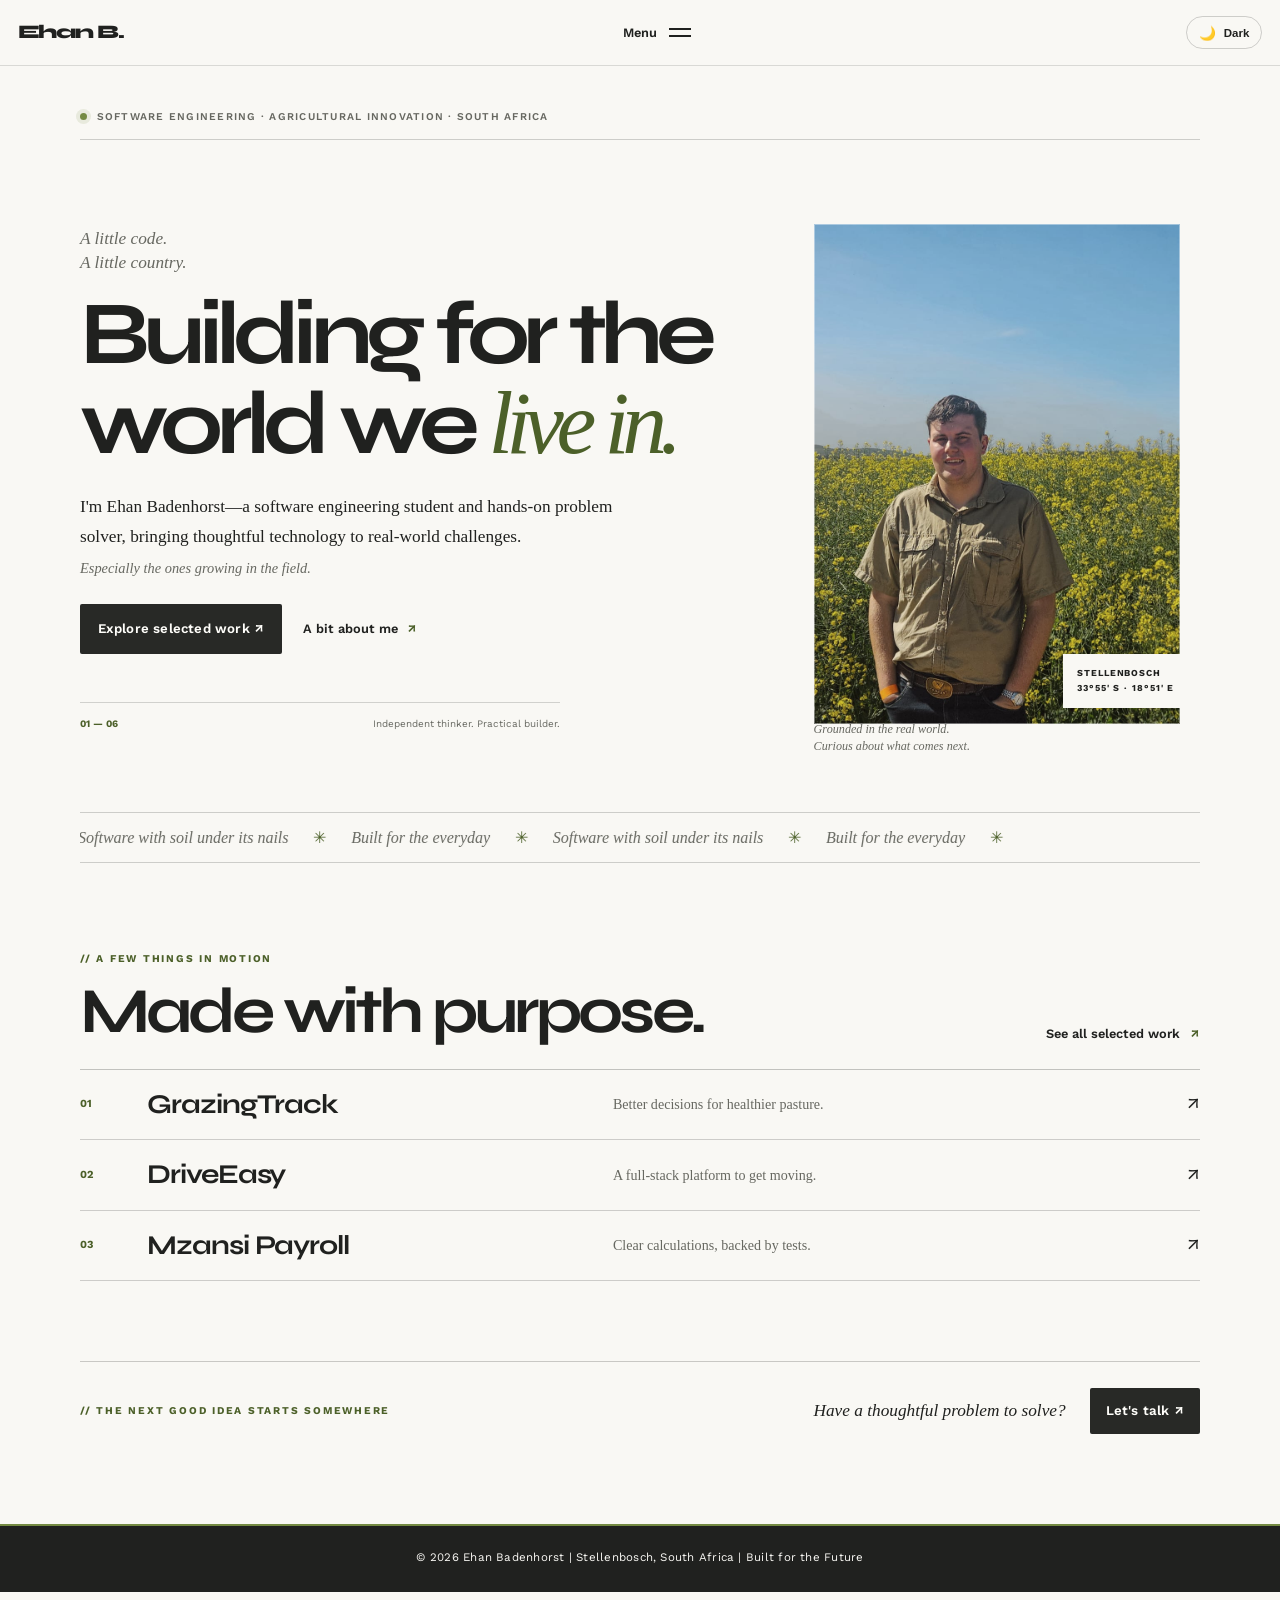
<file: index.html>
<!DOCTYPE html>
<html lang="en">

<head>
    <meta charset="UTF-8">
    <meta name="viewport" content="width=device-width, initial-scale=1.0">
    <meta http-equiv="refresh" content="0; url=home.html">
    <title>Ehan Badenhorst | Portfolio</title>
    <link rel="canonical" href="home.html">
</head>

<body>
    <p>Taking you to Ehan's portfolio. <a href="home.html">Continue to the home page</a>.</p>
</body>

</html>
</file>
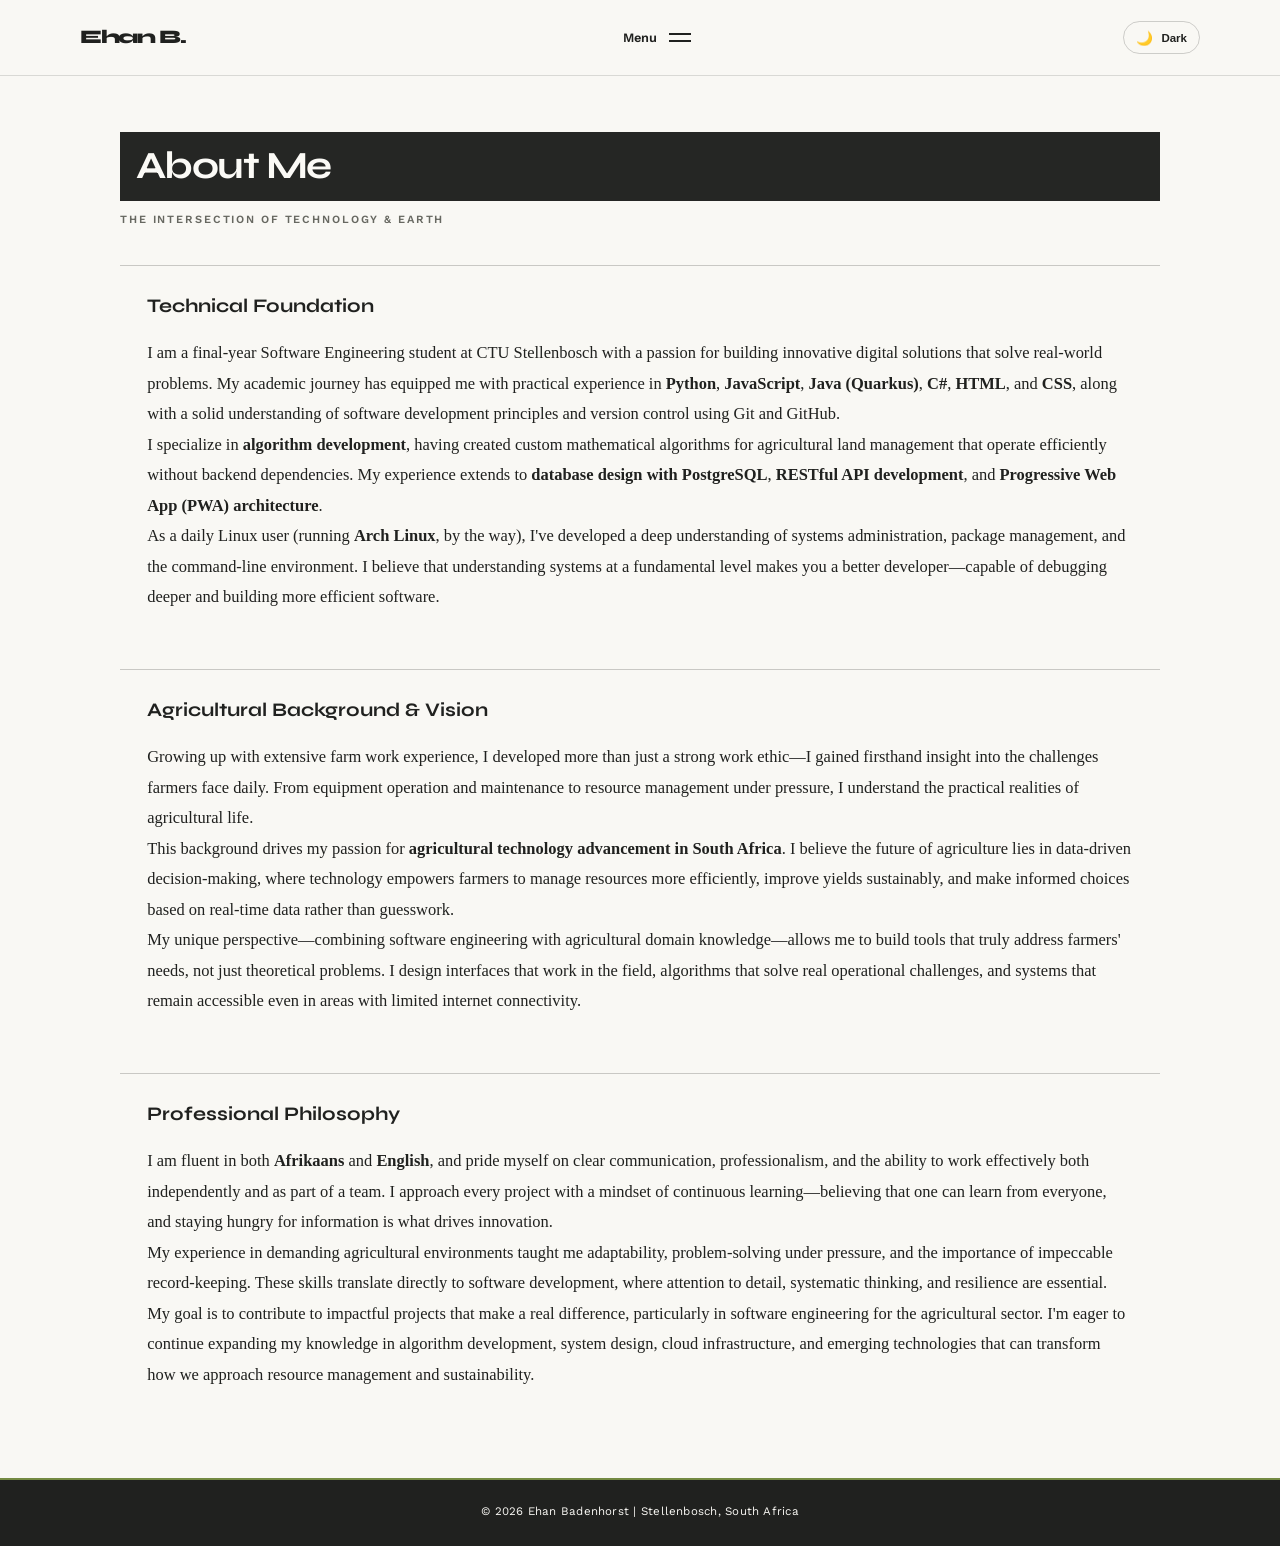
<file: about.html>
<!DOCTYPE html>
<html lang="en">

<head>
    <meta charset="UTF-8">
    <meta name="viewport" content="width=device-width, initial-scale=1.0">
    <title>About | Ehan Badenhorst</title>
    <link rel="stylesheet" href="style.css">
</head>

<body class="editorial-site">
    <nav aria-label="Main navigation">
        <h1><a href="home.html">Ehan B.</a></h1>
        <button class="menu-toggle" type="button" aria-expanded="false" aria-controls="site-navigation">
            <span class="menu-label">Menu</span>
            <span class="menu-symbol" aria-hidden="true"><i></i><i></i></span>
        </button>
        <ul id="site-navigation">
            <li><a href="home.html">Home</a></li>
            <li><a href="about.html" class="active" aria-current="page">About</a></li>
            <li><a href="skills.html">Skills</a></li>
            <li><a href="projects.html">Projects</a></li>
            <li><a href="cv.html">CV</a></li>
            <li><a href="contact.html">Contact</a></li>
        </ul>
        <button class="theme-toggle" onclick="toggleTheme()" aria-label="Switch to dark mode" aria-pressed="false">
            <span class="theme-icon">🌙</span>
            <span class="theme-text">Dark</span>
        </button>
    </nav>

    <section>
        <h2>About Me</h2>
        <span class="section-subtitle">The Intersection of Technology & Earth</span>

        <div class="card" style="margin-bottom: 2rem;">
            <h3 style="margin-top: 0;">Technical Foundation</h3>
            <p>
                I am a final-year Software Engineering student at CTU Stellenbosch with a passion for building innovative digital solutions that solve real-world problems. My academic journey has equipped me with practical experience in <strong>Python</strong>,
                <strong>JavaScript</strong>, <strong>Java (Quarkus)</strong>, <strong>C#</strong>, <strong>HTML</strong>, and <strong>CSS</strong>, along with a solid understanding of software development principles and version control using Git and GitHub.
            </p>
            <p>
                I specialize in <strong>algorithm development</strong>, having created custom mathematical algorithms for agricultural land management that operate efficiently without backend dependencies. My experience extends to <strong>database design with PostgreSQL</strong>,
                <strong>RESTful API development</strong>, and <strong>Progressive Web App (PWA) architecture</strong>.
            </p>
            <p>
                As a daily Linux user (running <strong>Arch Linux</strong>, by the way), I've developed a deep understanding of systems administration, package management, and the command-line environment. I believe that understanding systems at a fundamental
                level makes you a better developer—capable of debugging deeper and building more efficient software.
            </p>
        </div>

        <div class="card" style="margin-bottom: 2rem;">
            <h3 style="margin-top: 0;">Agricultural Background & Vision</h3>
            <p>
                Growing up with extensive farm work experience, I developed more than just a strong work ethic—I gained firsthand insight into the challenges farmers face daily. From equipment operation and maintenance to resource management under pressure, I understand
                the practical realities of agricultural life.
            </p>
            <p>
                This background drives my passion for <strong>agricultural technology advancement in South Africa</strong>. I believe the future of agriculture lies in data-driven decision-making, where technology empowers farmers to manage resources
                more efficiently, improve yields sustainably, and make informed choices based on real-time data rather than guesswork.
            </p>
            <p>
                My unique perspective—combining software engineering with agricultural domain knowledge—allows me to build tools that truly address farmers' needs, not just theoretical problems. I design interfaces that work in the field, algorithms that solve real operational
                challenges, and systems that remain accessible even in areas with limited internet connectivity.
            </p>
        </div>

        <div class="card">
            <h3 style="margin-top: 0;">Professional Philosophy</h3>
            <p>
                I am fluent in both <strong>Afrikaans</strong> and <strong>English</strong>, and pride myself on clear communication, professionalism, and the ability to work effectively both independently and as part of a team. I approach every project
                with a mindset of continuous learning—believing that one can learn from everyone, and staying hungry for information is what drives innovation.
            </p>
            <p>
                My experience in demanding agricultural environments taught me adaptability, problem-solving under pressure, and the importance of impeccable record-keeping. These skills translate directly to software development, where attention to detail, systematic
                thinking, and resilience are essential.
            </p>
            <p>
                My goal is to contribute to impactful projects that make a real difference, particularly in software engineering for the agricultural sector. I'm eager to continue expanding my knowledge in algorithm development, system design, cloud infrastructure, and
                emerging technologies that can transform how we approach resource management and sustainability.
            </p>
        </div>
    </section>

    <footer>
        &copy; 2026 Ehan Badenhorst | Stellenbosch, South Africa
    </footer>

    <script src="features.js"></script>
    <script>
        window.addEventListener('scroll', function() {
            const nav = document.querySelector('nav');
            if (window.scrollY > 50) {
                nav.classList.add('scrolled');
            } else {
                nav.classList.remove('scrolled');
            }
        });

        function toggleTheme() {
            document.body.classList.toggle('dark-theme');
            const isDark = document.body.classList.contains('dark-theme');
            document.querySelector('.theme-icon').textContent = isDark ? '☀️' : '🌙';
            document.querySelector('.theme-text').textContent = isDark ? 'Light' : 'Dark';
            document.querySelector('.theme-toggle').setAttribute('aria-label', isDark ? 'Switch to light mode' : 'Switch to dark mode');
            document.querySelector('.theme-toggle').setAttribute('aria-pressed', String(isDark));
            localStorage.setItem('theme', isDark ? 'dark' : 'light');
        }

        const savedTheme = localStorage.getItem('theme');
        if (savedTheme === 'dark') {
            document.body.classList.add('dark-theme');
            document.querySelector('.theme-icon').textContent = '☀️';
            document.querySelector('.theme-text').textContent = 'Light';
            document.querySelector('.theme-toggle').setAttribute('aria-label', 'Switch to light mode');
            document.querySelector('.theme-toggle').setAttribute('aria-pressed', 'true');
        }
    </script>
</body>

</html>
</file>
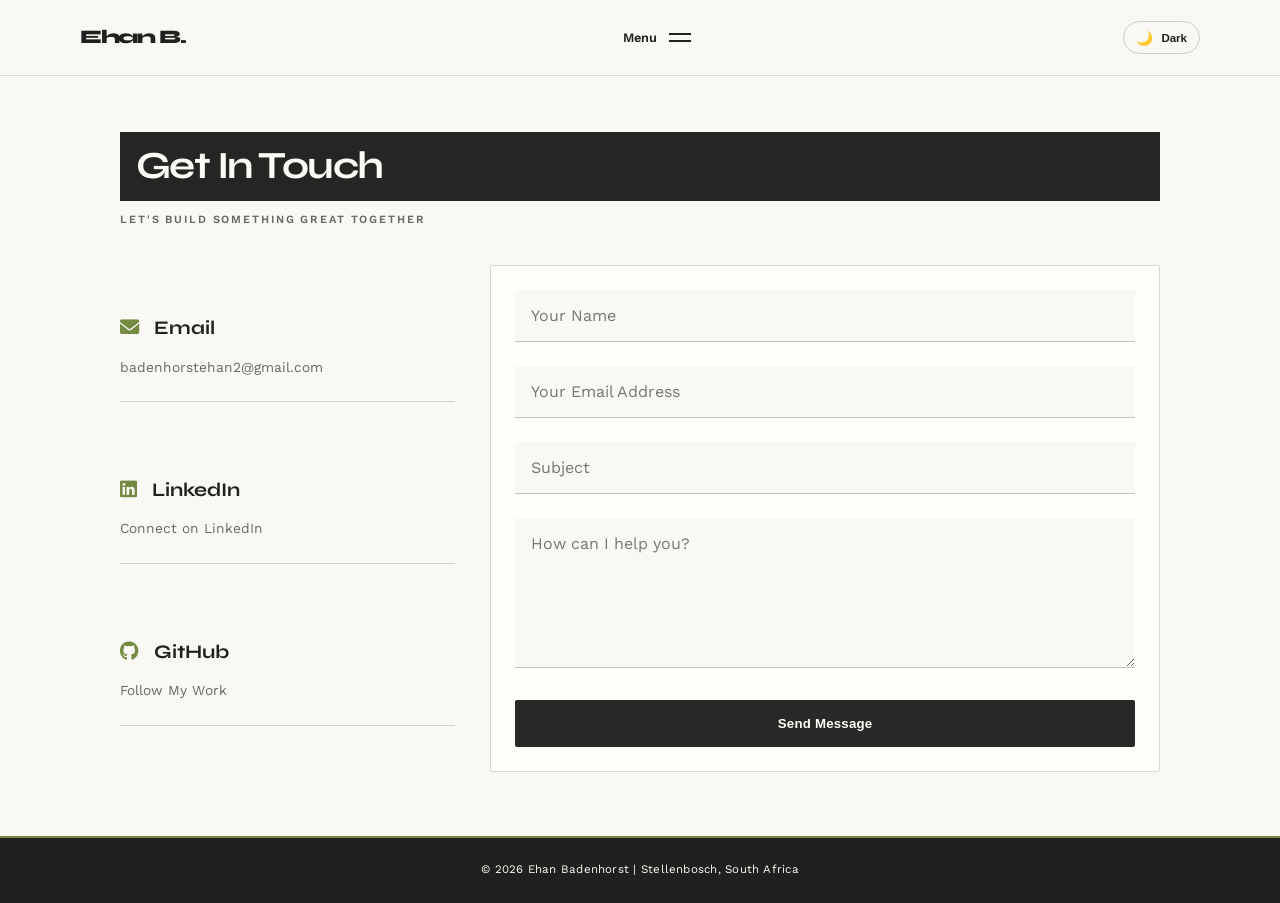
<file: contact.html>
<!DOCTYPE html>
<html lang="en">

<head>
    <meta charset="UTF-8">
    <meta name="viewport" content="width=device-width, initial-scale=1.0">
    <title>Contact | Ehan Badenhorst</title>
    <link rel="stylesheet" href="style.css">
    <link rel="stylesheet" href="https://cdnjs.cloudflare.com/ajax/libs/font-awesome/6.0.0/css/all.min.css">
</head>

<body class="editorial-site">
    <nav aria-label="Main navigation">
        <h1><a href="home.html">Ehan B.</a></h1>
        <button class="menu-toggle" type="button" aria-expanded="false" aria-controls="site-navigation">
            <span class="menu-label">Menu</span>
            <span class="menu-symbol" aria-hidden="true"><i></i><i></i></span>
        </button>
        <ul id="site-navigation">
            <li><a href="home.html">Home</a></li>
            <li><a href="about.html">About</a></li>
            <li><a href="skills.html">Skills</a></li>
            <li><a href="projects.html">Projects</a></li>
            <li><a href="cv.html">CV</a></li>
            <li><a href="contact.html" class="active" aria-current="page">Contact</a></li>
        </ul>
        <button class="theme-toggle" onclick="toggleTheme()" aria-label="Switch to dark mode" aria-pressed="false">
            <span class="theme-icon">🌙</span>
            <span class="theme-text">Dark</span>
        </button>
    </nav>

    <section>
        <h2>Get In Touch</h2>
        <span class="section-subtitle">Let's Build Something Great Together</span>

        <div class="contact-layout">
            <div class="contact-sidebar">
                <div class="contact-info-card">
                    <h3><i class="fa-solid fa-envelope" style="color: var(--primary); margin-right: 10px;" aria-hidden="true"></i> Email</h3>
                    <p><a href="mailto:badenhorstehan2@gmail.com">badenhorstehan2@gmail.com</a></p>
                </div>

                <div class="contact-info-card">
                    <h3><i class="fa-brands fa-linkedin" style="color: var(--primary); margin-right: 10px;" aria-hidden="true"></i> LinkedIn</h3>
                    <p><a href="https://www.linkedin.com/in/ehan-badenhorst-b7841b229/" target="_blank" rel="noopener noreferrer">Connect on LinkedIn</a></p>
                </div>

                <div class="contact-info-card">
                    <h3><i class="fa-brands fa-github" style="color: var(--primary); margin-right: 10px;" aria-hidden="true"></i> GitHub</h3>
                    <p><a href="https://github.com/ecode-22" target="_blank" rel="noopener noreferrer">Follow My Work</a></p>
                </div>
            </div>
            <div class="contact-main">
                <form action="https://formspree.io/f/movnrdbk" method="POST" class="contact-form">
                    <label class="visually-hidden" for="contact-name">Your name</label>
                    <input id="contact-name" type="text" name="name" placeholder="Your Name" autocomplete="name" required>
                    <label class="visually-hidden" for="contact-email">Your email address</label>
                    <input id="contact-email" type="email" name="email" placeholder="Your Email Address" autocomplete="email" required>
                    <label class="visually-hidden" for="contact-subject">Subject</label>
                    <input id="contact-subject" type="text" name="subject" placeholder="Subject">
                    <label class="visually-hidden" for="contact-message">Your message</label>
                    <textarea id="contact-message" name="message" placeholder="How can I help you?" rows="6" required></textarea>
                    <button type="submit" class="btn btn-primary" style="width: 100%; margin: 0;">Send Message</button>
                </form>
            </div>
        </div>
    </section>

    <footer>
        &copy; 2026 Ehan Badenhorst | Stellenbosch, South Africa
    </footer>

    <script src="features.js"></script>
    <script>
        window.addEventListener('scroll', function() {
            const nav = document.querySelector('nav');
            if (window.scrollY > 50) {
                nav.classList.add('scrolled');
            } else {
                nav.classList.remove('scrolled');
            }
        });

        function toggleTheme() {
            document.body.classList.toggle('dark-theme');
            const isDark = document.body.classList.contains('dark-theme');
            document.querySelector('.theme-icon').textContent = isDark ? '☀️' : '🌙';
            document.querySelector('.theme-text').textContent = isDark ? 'Light' : 'Dark';
            document.querySelector('.theme-toggle').setAttribute('aria-label', isDark ? 'Switch to light mode' : 'Switch to dark mode');
            document.querySelector('.theme-toggle').setAttribute('aria-pressed', String(isDark));
            localStorage.setItem('theme', isDark ? 'dark' : 'light');
        }

        const savedTheme = localStorage.getItem('theme');
        if (savedTheme === 'dark') {
            document.body.classList.add('dark-theme');
            document.querySelector('.theme-icon').textContent = '☀️';
            document.querySelector('.theme-text').textContent = 'Light';
            document.querySelector('.theme-toggle').setAttribute('aria-label', 'Switch to light mode');
            document.querySelector('.theme-toggle').setAttribute('aria-pressed', 'true');
        }
    </script>
</body>

</html>
</file>
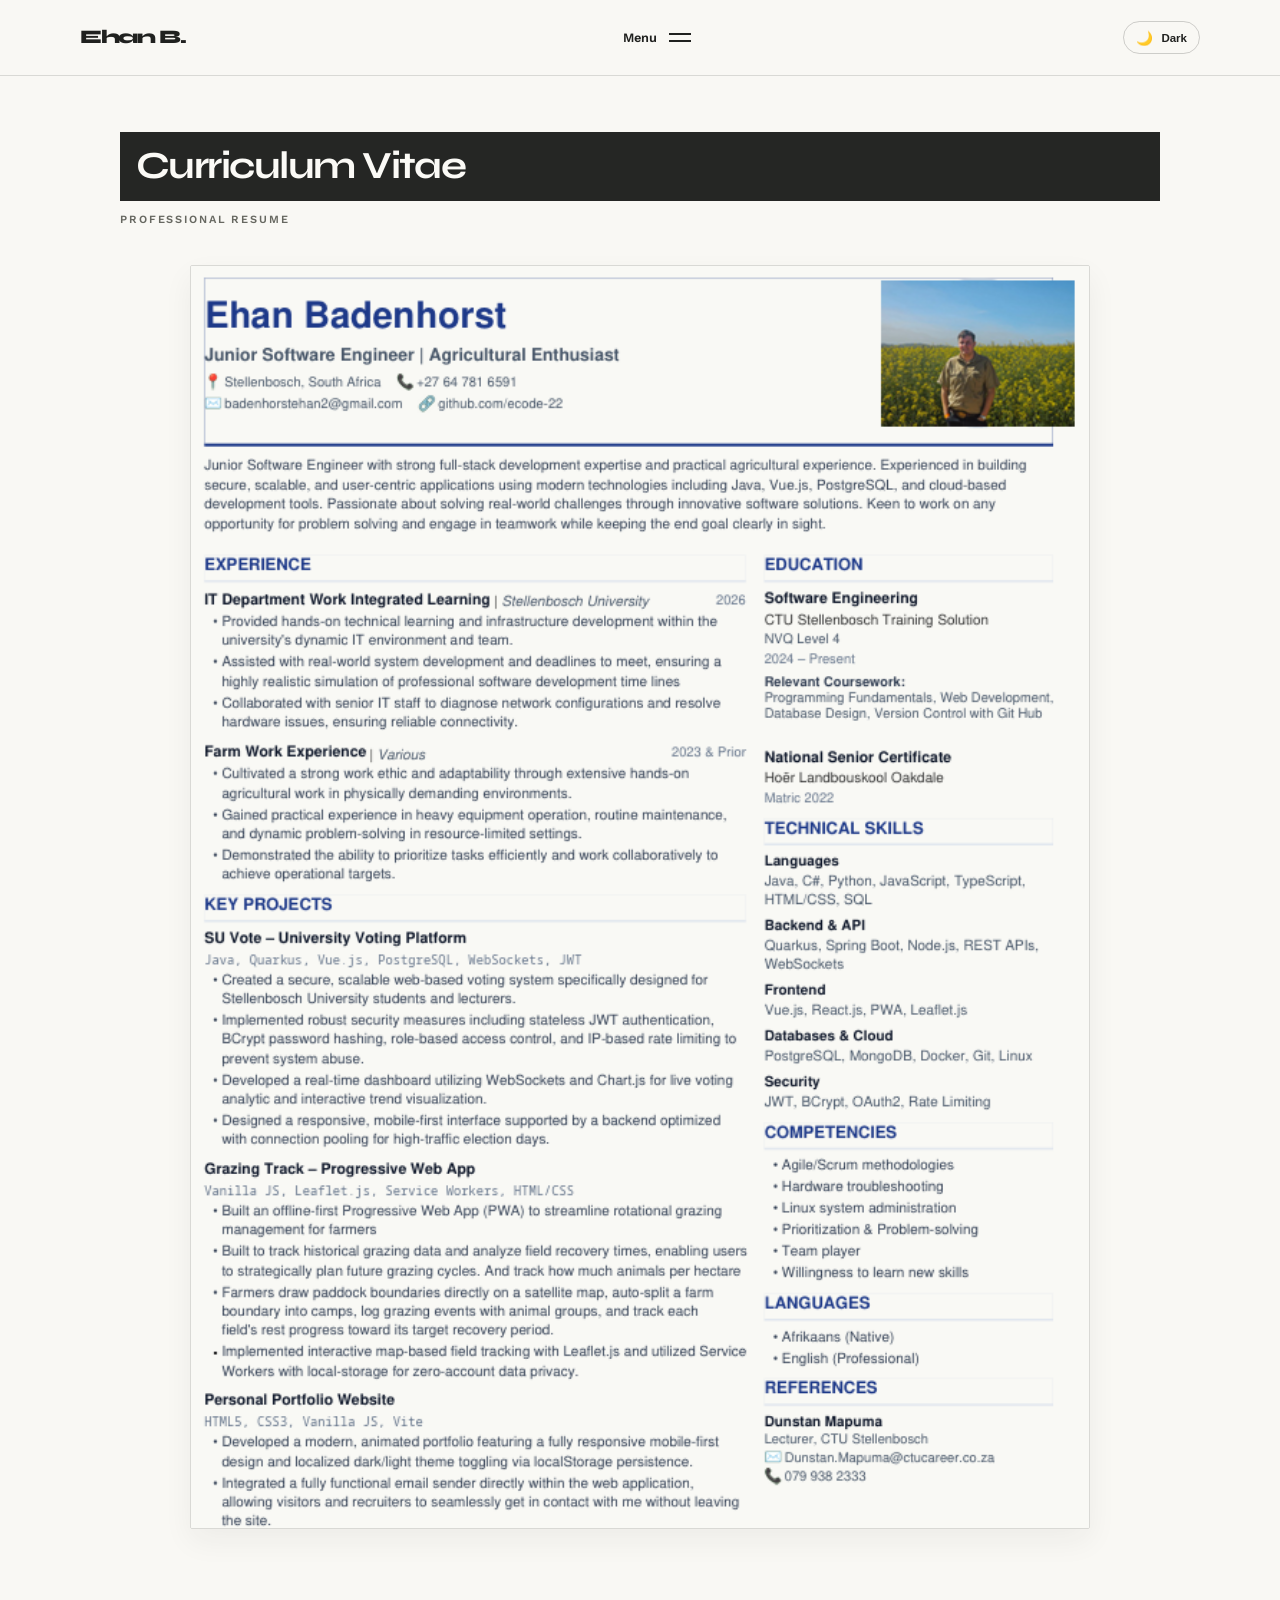
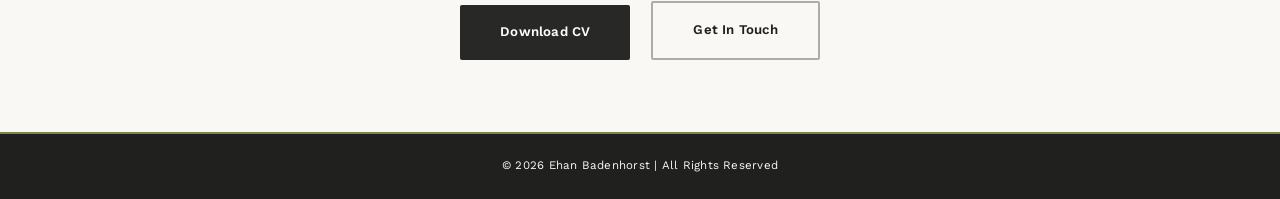
<file: cv.html>
<!DOCTYPE html>
<html lang="en">

<head>
    <meta charset="UTF-8">
    <meta name="viewport" content="width=device-width, initial-scale=1.0">
    <title>CV | Ehan Badenhorst</title>
    <link rel="stylesheet" href="style.css">
</head>

<body class="editorial-site">
    <nav aria-label="Main navigation">
        <h1><a href="home.html">Ehan B.</a></h1>
        <button class="menu-toggle" type="button" aria-expanded="false" aria-controls="site-navigation">
            <span class="menu-label">Menu</span>
            <span class="menu-symbol" aria-hidden="true"><i></i><i></i></span>
        </button>
        <ul id="site-navigation">
            <li><a href="home.html">Home</a></li>
            <li><a href="about.html">About</a></li>
            <li><a href="skills.html">Skills</a></li>
            <li><a href="projects.html">Projects</a></li>
            <li><a href="cv.html" class="active" aria-current="page">CV</a></li>
            <li><a href="contact.html">Contact</a></li>
        </ul>
        <button class="theme-toggle" onclick="toggleTheme()" aria-label="Switch to dark mode" aria-pressed="false">
            <span class="theme-icon">🌙</span>
            <span class="theme-text">Dark</span>
        </button>
    </nav>

    <section>
        <h2>Curriculum Vitae</h2>
        <span class="section-subtitle">Professional Resume</span>

        <div class="cv-container">
            <a href="Ehan Badenhorst cv.png" target="_blank" rel="noopener noreferrer">
                <img src="Ehan Badenhorst cv.png" alt="Ehan Badenhorst Professional CV" class="cv-img">
            </a>
            <div style="margin-top: 2rem;">
                <a href="Ehan Badenhorst cv.png" download class="btn btn-primary">Download CV</a>
                <a href="contact.html" class="btn btn-secondary">Get In Touch</a>
            </div>
        </div>
    </section>

    <footer>
        &copy; 2026 Ehan Badenhorst | All Rights Reserved
    </footer>

    <script src="features.js"></script>
    <script>
        window.addEventListener('scroll', function() {
            const nav = document.querySelector('nav');
            if (window.scrollY > 50) {
                nav.classList.add('scrolled');
            } else {
                nav.classList.remove('scrolled');
            }
        });

        function toggleTheme() {
            document.body.classList.toggle('dark-theme');
            const isDark = document.body.classList.contains('dark-theme');
            document.querySelector('.theme-icon').textContent = isDark ? '☀️' : '🌙';
            document.querySelector('.theme-text').textContent = isDark ? 'Light' : 'Dark';
            document.querySelector('.theme-toggle').setAttribute('aria-label', isDark ? 'Switch to light mode' : 'Switch to dark mode');
            document.querySelector('.theme-toggle').setAttribute('aria-pressed', String(isDark));
            localStorage.setItem('theme', isDark ? 'dark' : 'light');
        }

        const savedTheme = localStorage.getItem('theme');
        if (savedTheme === 'dark') {
            document.body.classList.add('dark-theme');
            document.querySelector('.theme-icon').textContent = '☀️';
            document.querySelector('.theme-text').textContent = 'Light';
            document.querySelector('.theme-toggle').setAttribute('aria-label', 'Switch to light mode');
            document.querySelector('.theme-toggle').setAttribute('aria-pressed', 'true');
        }
    </script>
</body>

</html>
</file>
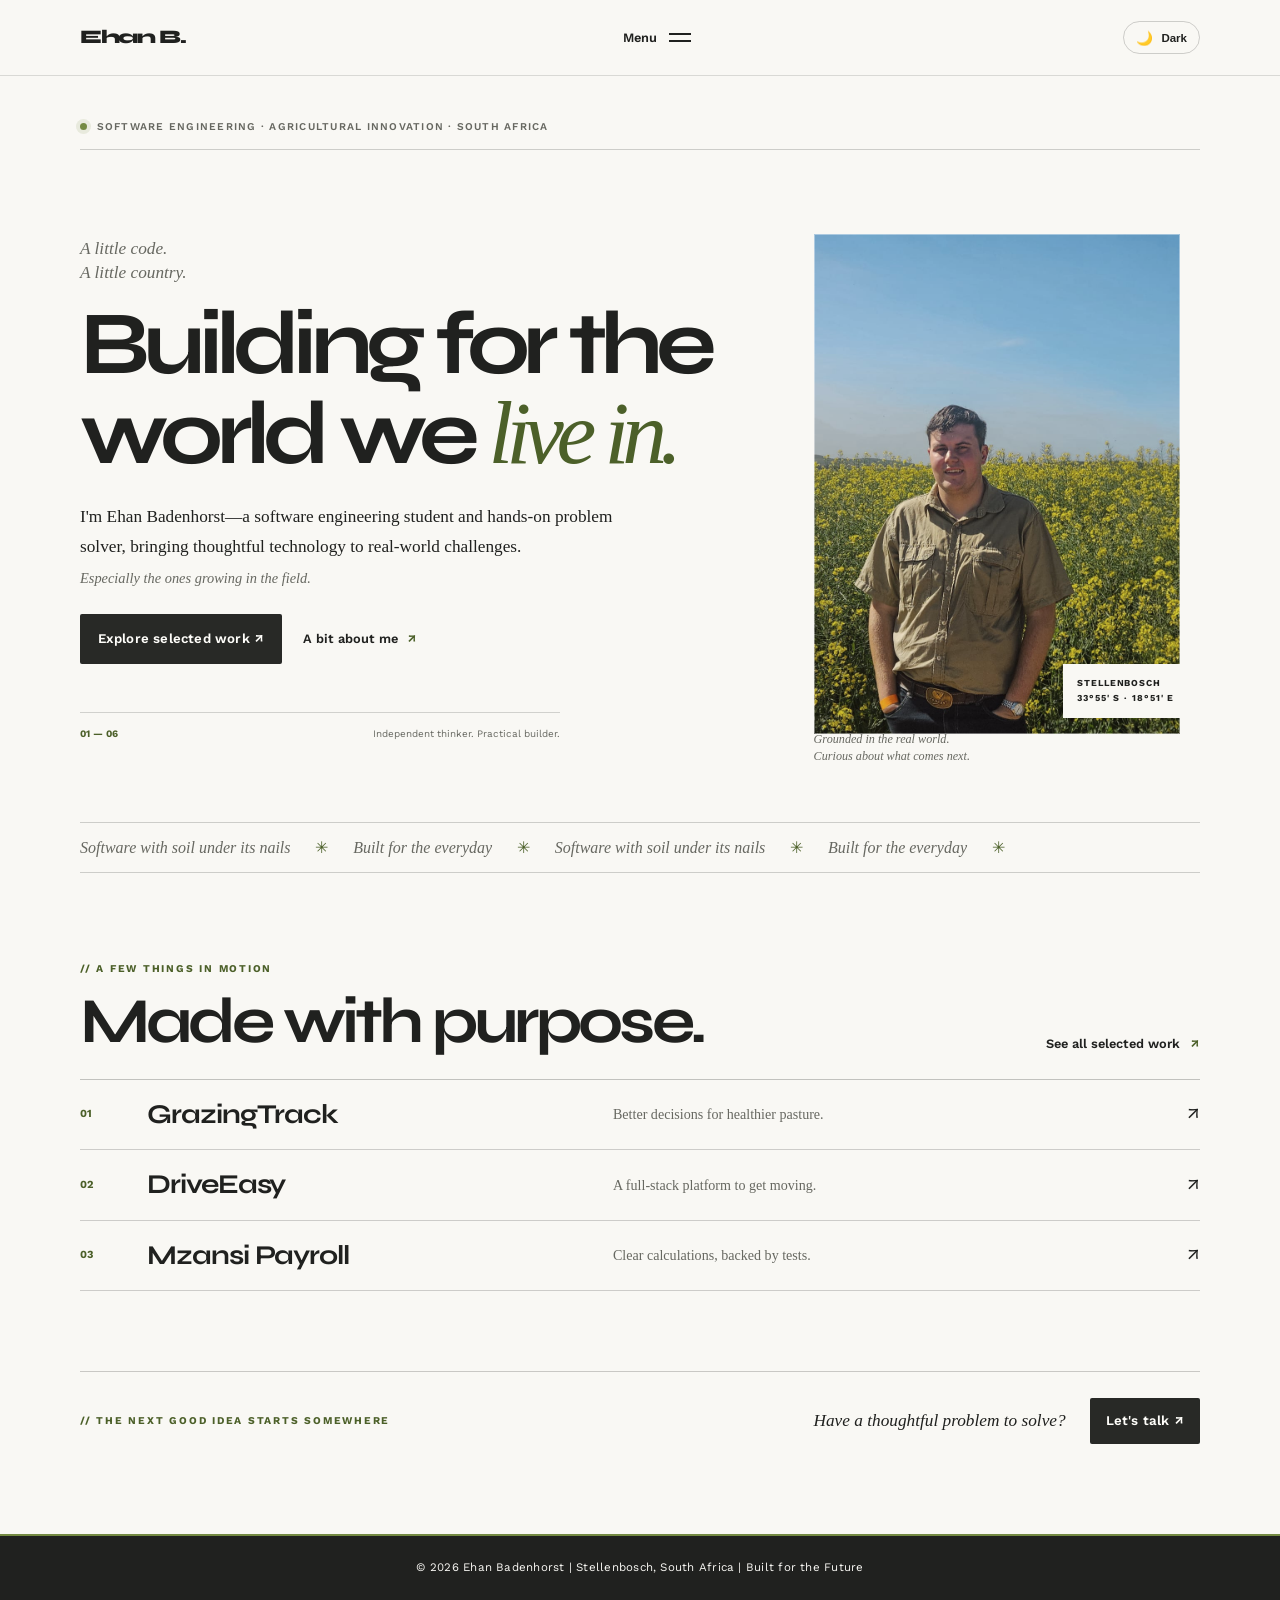
<file: home.html>
<!DOCTYPE html>
<html lang="en">

<head>
    <meta charset="UTF-8">
    <meta name="viewport" content="width=device-width, initial-scale=1.0">
    <title>Ehan Badenhorst | Software Engineer & Agricultural Tech Innovator</title>
    <link rel="stylesheet" href="style.css">
</head>

<body class="editorial-site editorial-home">
    <nav aria-label="Main navigation">
        <h1><a href="home.html">Ehan B.</a></h1>
        <button class="menu-toggle" type="button" aria-expanded="false" aria-controls="site-navigation">
            <span class="menu-label">Menu</span>
            <span class="menu-symbol" aria-hidden="true"><i></i><i></i></span>
        </button>
        <ul id="site-navigation">
            <li><a href="home.html" class="active" aria-current="page">Home</a></li>
            <li><a href="about.html">About</a></li>
            <li><a href="skills.html">Skills</a></li>
            <li><a href="projects.html">Projects</a></li>
            <li><a href="cv.html">CV</a></li>
            <li><a href="contact.html">Contact</a></li>
        </ul>
        <button class="theme-toggle" onclick="toggleTheme()" aria-label="Switch to dark mode" aria-pressed="false">
            <span class="theme-icon">🌙</span>
            <span class="theme-text">Dark</span>
        </button>
    </nav>

    <main class="page-content home-editorial">
        <section class="home-hero" aria-labelledby="home-title">
            <div class="hero-kicker"><span class="hero-kicker-dot"></span> Software engineering · Agricultural innovation · South Africa</div>
            <div class="hero-grid">
                <div class="hero-copy">
                    <p class="hero-pretitle">A little code.<br>A little country.</p>
                    <h2 id="home-title">Building for the world we <em>live in.</em></h2>
                    <p class="hero-description">I'm Ehan Badenhorst—a software engineering student and hands-on problem solver, bringing thoughtful technology to real-world challenges.</p>
                    <p class="hero-aside">Especially the ones growing in the field.</p>
                    <div class="hero-actions">
                        <a href="projects.html" class="btn btn-primary">Explore selected work <span aria-hidden="true">↗</span></a>
                        <a href="about.html" class="hero-inline-link">A bit about me <span aria-hidden="true">↗</span></a>
                    </div>
                    <div class="hero-index"><span>01 — 06</span><span>Independent thinker. Practical builder.</span></div>
                </div>
                <div class="hero-portrait">
                    <div class="portrait-frame">
                        <img src="Ehan .jpeg" alt="Ehan Badenhorst outdoors">
                        <span class="portrait-stamp">STELLENBOSCH<br>33°55' S · 18°51' E</span>
                    </div>
                    <span class="portrait-caption">Grounded in the real world.<br>Curious about what comes next.</span>
                </div>
            </div>
            <div class="hero-marquee" aria-label="Software with soil under its nails">
                <div class="marquee-track" aria-hidden="true"><span>Software with soil under its nails <i>✳</i> Built for the everyday <i>✳</i> Software with soil under its nails <i>✳</i> Built for the everyday <i>✳</i></span></div>
            </div>
        </section>

        <section class="home-work" aria-labelledby="home-work-title">
            <div class="home-section-heading">
                <div><span class="editorial-overline">// A few things in motion</span><h2 id="home-work-title">Made with purpose.</h2></div>
                <a class="hero-inline-link" href="projects.html">See all selected work <span aria-hidden="true">↗</span></a>
            </div>
            <div class="home-project-list">
                <a class="home-project-row" href="https://detective-interviews-leisure-agreement.trycloudflare.com/" target="_blank" rel="noopener noreferrer">
                    <span class="home-project-number">01</span><span class="home-project-name">GrazingTrack</span><span class="home-project-summary">Better decisions for healthier pasture.</span><span class="home-project-arrow" aria-hidden="true">↗</span>
                </a>
                <a class="home-project-row" href="https://github.com/ecode-22/Vehicle-rental-system/tree/Devlopment" target="_blank" rel="noopener noreferrer">
                    <span class="home-project-number">02</span><span class="home-project-name">DriveEasy</span><span class="home-project-summary">A full-stack platform to get moving.</span><span class="home-project-arrow" aria-hidden="true">↗</span>
                </a>
                <a class="home-project-row" href="https://github.com/ecode-22/MzansiPayroll_v2.1" target="_blank" rel="noopener noreferrer">
                    <span class="home-project-number">03</span><span class="home-project-name">Mzansi Payroll</span><span class="home-project-summary">Clear calculations, backed by tests.</span><span class="home-project-arrow" aria-hidden="true">↗</span>
                </a>
            </div>
        </section>

        <section class="home-note" aria-label="Get in touch">
            <span class="editorial-overline">// The next good idea starts somewhere</span>
            <p>Have a thoughtful problem to solve?</p>
            <a class="btn btn-primary" href="contact.html">Let's talk <span aria-hidden="true">↗</span></a>
        </section>
    </main>

    <footer>
        &copy; 2026 Ehan Badenhorst | Stellenbosch, South Africa | Built for the Future
    </footer>

    <script src="features.js"></script>
    <script>
        window.addEventListener('scroll', function() {
            const nav = document.querySelector('nav');
            if (window.scrollY > 50) {
                nav.classList.add('scrolled');
            } else {
                nav.classList.remove('scrolled');
            }
        });

        function toggleTheme() {
            document.body.classList.toggle('dark-theme');
            const isDark = document.body.classList.contains('dark-theme');
            document.querySelector('.theme-icon').textContent = isDark ? '☀️' : '🌙';
            document.querySelector('.theme-text').textContent = isDark ? 'Light' : 'Dark';
            document.querySelector('.theme-toggle').setAttribute('aria-label', isDark ? 'Switch to light mode' : 'Switch to dark mode');
            document.querySelector('.theme-toggle').setAttribute('aria-pressed', String(isDark));
            localStorage.setItem('theme', isDark ? 'dark' : 'light');
        }

        const savedTheme = localStorage.getItem('theme');
        if (savedTheme === 'dark') {
            document.body.classList.add('dark-theme');
            document.querySelector('.theme-icon').textContent = '☀️';
            document.querySelector('.theme-text').textContent = 'Light';
            document.querySelector('.theme-toggle').setAttribute('aria-label', 'Switch to light mode');
            document.querySelector('.theme-toggle').setAttribute('aria-pressed', 'true');
        }
    </script>
</body>

</html>
</file>
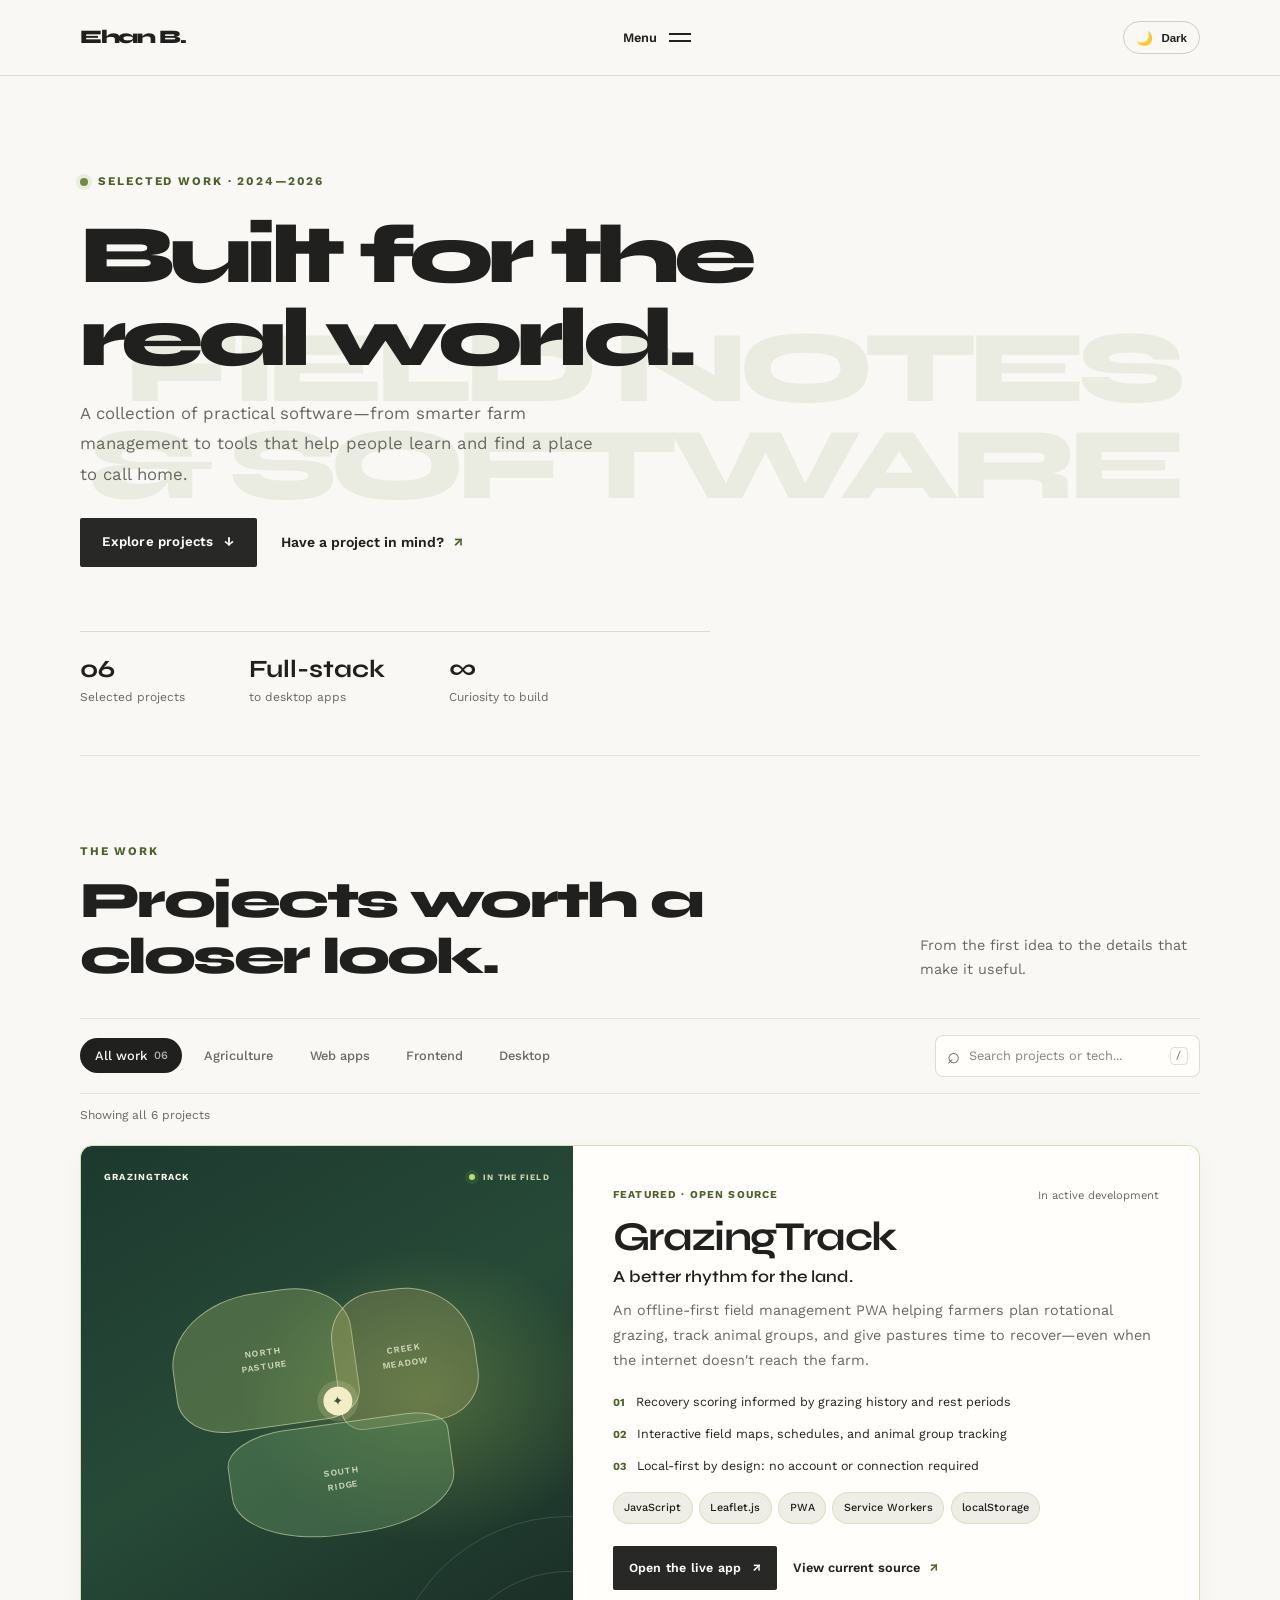
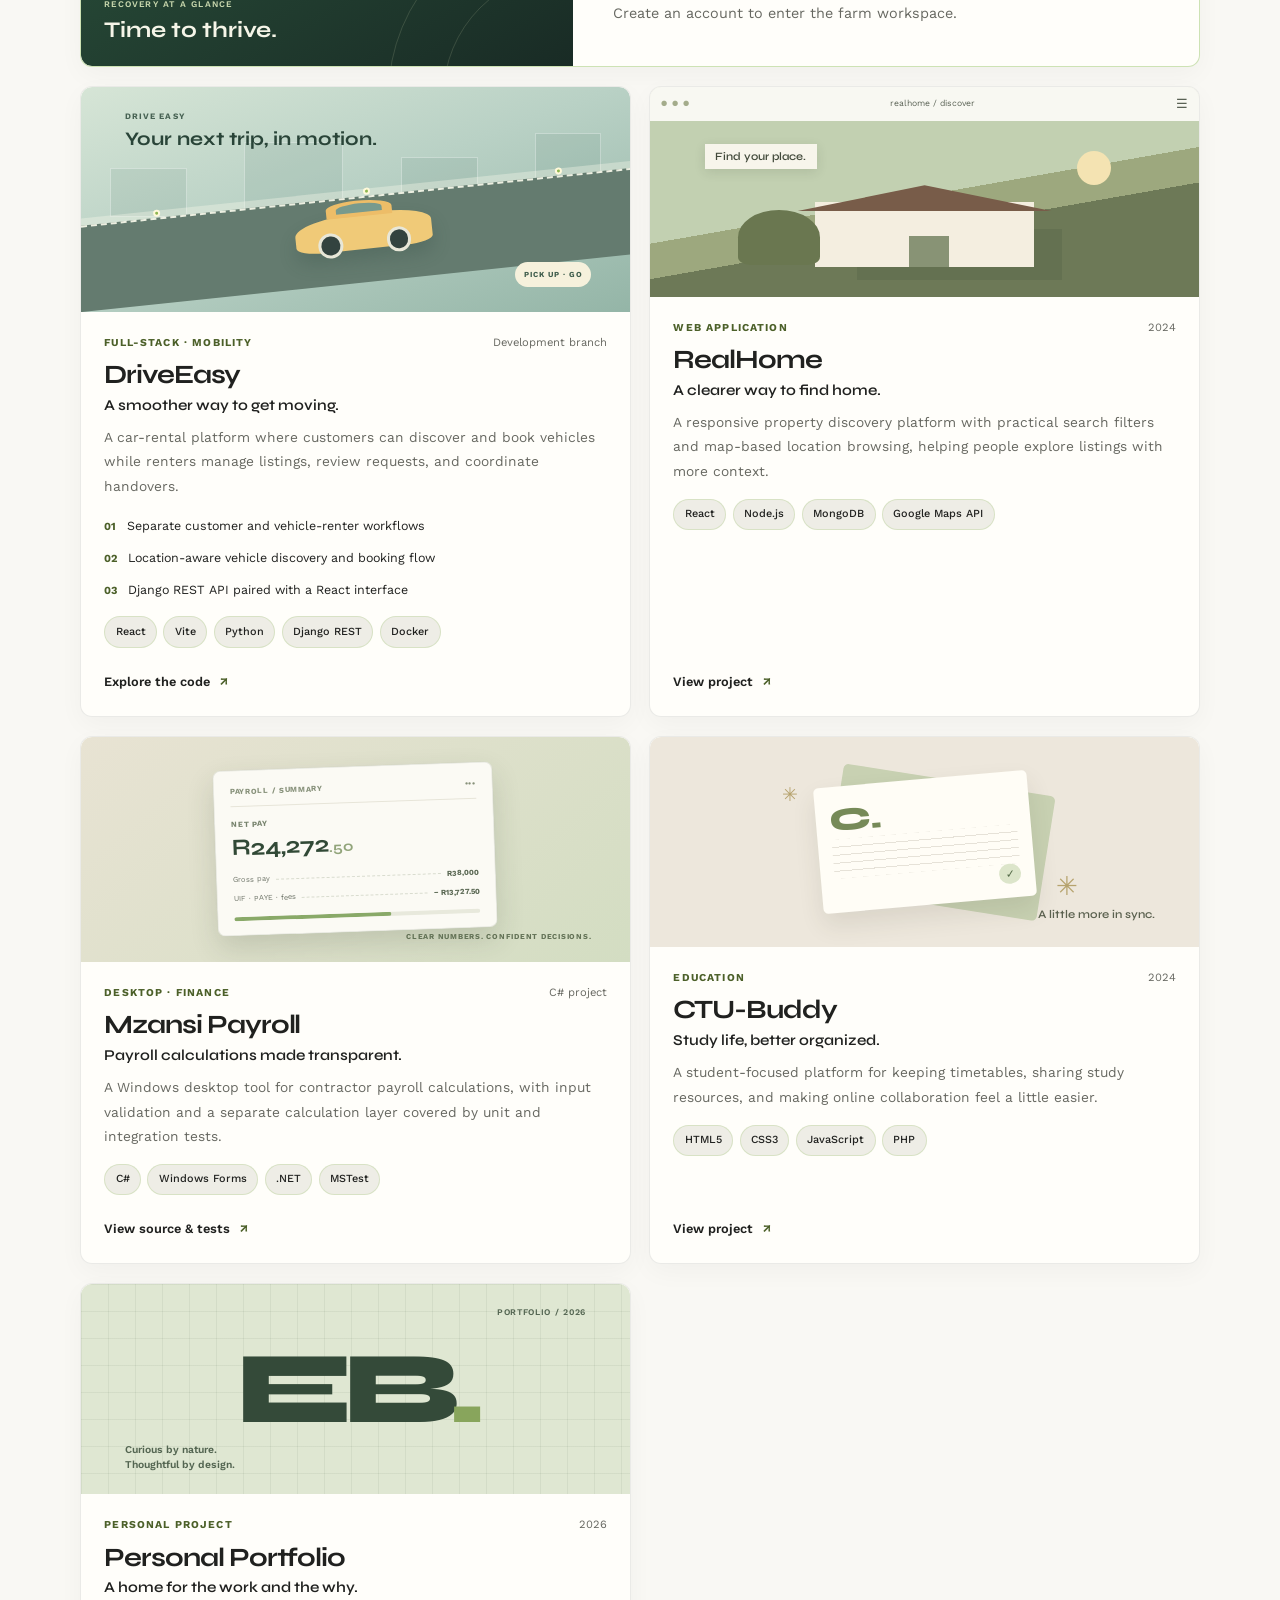
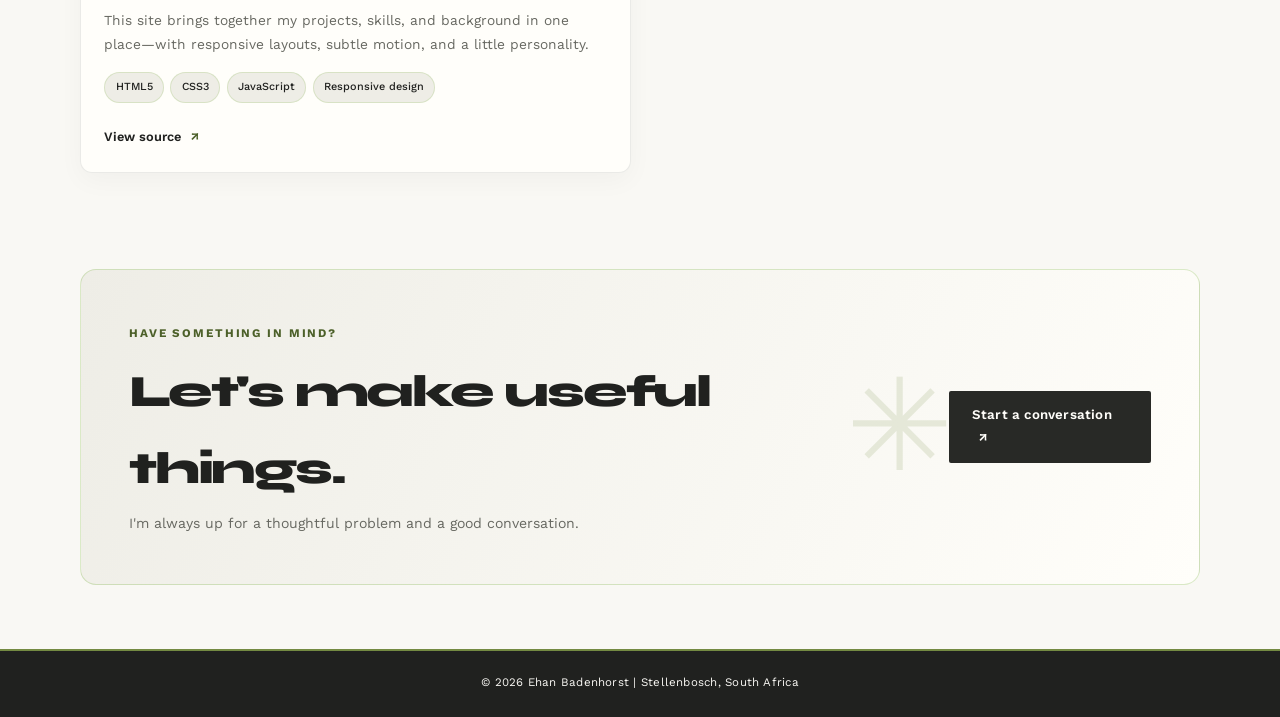
<file: projects.html>
<!DOCTYPE html>
<html lang="en">

<head>
    <meta charset="UTF-8">
    <meta name="viewport" content="width=device-width, initial-scale=1.0">
    <meta name="description" content="Explore Ehan Badenhorst's software projects, from offline-first agricultural tools to web platforms.">
    <title>Projects | Ehan Badenhorst</title>
    <link rel="stylesheet" href="style.css">
</head>

<body class="editorial-site editorial-projects">
    <nav aria-label="Main navigation">
        <h1><a href="home.html">Ehan B.</a></h1>
        <button class="menu-toggle" type="button" aria-expanded="false" aria-controls="site-navigation">
            <span class="menu-label">Menu</span>
            <span class="menu-symbol" aria-hidden="true"><i></i><i></i></span>
        </button>
        <ul id="site-navigation">
            <li><a href="home.html">Home</a></li>
            <li><a href="about.html">About</a></li>
            <li><a href="skills.html">Skills</a></li>
            <li><a href="projects.html" class="active" aria-current="page">Projects</a></li>
            <li><a href="cv.html">CV</a></li>
            <li><a href="contact.html">Contact</a></li>
        </ul>
        <button class="theme-toggle" onclick="toggleTheme()" type="button" aria-label="Switch to dark mode" aria-pressed="false">
            <span class="theme-icon" aria-hidden="true">🌙</span>
            <span class="theme-text">Dark</span>
        </button>
    </nav>

    <main class="projects-page">
        <section class="projects-intro" aria-labelledby="projects-title">
            <span class="projects-eyebrow"><span class="eyebrow-dot"></span> Selected work · 2024—2026</span>
            <h2 id="projects-title">Built for the<br> real world.</h2>
            <p class="projects-lede">A collection of practical software—from smarter farm management to tools that help people learn and find a place to call home.</p>
            <div class="projects-intro-actions">
                <a class="btn btn-primary" href="#project-list">Explore projects <span aria-hidden="true">↓</span></a>
                <a class="projects-text-link" href="contact.html">Have a project in mind? <span aria-hidden="true">↗</span></a>
            </div>
            <div class="projects-overview" aria-label="Portfolio overview">
                <div><strong id="project-count">06</strong><span>Selected projects</span></div>
                <div><strong>Full-stack</strong><span>to desktop apps</span></div>
                <div><strong>∞</strong><span>Curiosity to build</span></div>
            </div>
        </section>

        <section class="project-gallery" id="project-list" aria-labelledby="gallery-title">
            <div class="gallery-heading">
                <div>
                    <span class="projects-eyebrow">The work</span>
                    <h2 id="gallery-title">Projects worth a closer look.</h2>
                </div>
                <p>From the first idea to the details that make it useful.</p>
            </div>

            <div class="project-toolbar">
                <div class="project-filters" role="group" aria-label="Filter projects by category">
                    <button class="filter-chip is-active" type="button" data-filter="all" aria-pressed="true">All work <span>06</span></button>
                    <button class="filter-chip" type="button" data-filter="agriculture" aria-pressed="false">Agriculture</button>
                    <button class="filter-chip" type="button" data-filter="web" aria-pressed="false">Web apps</button>
                    <button class="filter-chip" type="button" data-filter="frontend" aria-pressed="false">Frontend</button>
                    <button class="filter-chip" type="button" data-filter="desktop" aria-pressed="false">Desktop</button>
                </div>
                <label class="project-search">
                    <span class="search-icon" aria-hidden="true">⌕</span>
                    <span class="visually-hidden">Search projects</span>
                    <input id="project-search" type="search" placeholder="Search projects or tech..." autocomplete="off">
                    <kbd>/</kbd>
                </label>
            </div>
            <p class="project-results" id="project-results" aria-live="polite">Showing all 6 projects</p>

            <div class="projects project-grid" id="project-grid">
                <article class="card project-card project-featured" data-category="agriculture" data-search="grazingtrack grazing agriculture farm rotational grazing land recovery pwa offline javascript leaflet localstorage service workers open source">
                    <div class="project-art grazing-art" aria-hidden="true">
                        <div class="art-topline"><span>GRAZINGTRACK</span><span class="art-live"><i></i> IN THE FIELD</span></div>
                        <div class="field-map">
                            <span class="field field-one">NORTH<br>PASTURE</span>
                            <span class="field field-two">CREEK<br>MEADOW</span>
                            <span class="field field-three">SOUTH<br>RIDGE</span>
                            <span class="map-pin">✦</span>
                        </div>
                        <div class="art-caption"><span>RECOVERY AT A GLANCE</span><strong>Time to thrive.</strong></div>
                        <span class="art-orbit orbit-one"></span>
                        <span class="art-orbit orbit-two"></span>
                    </div>
                    <div class="project-copy">
                        <div class="project-meta"><span class="project-label">Featured · Open source</span><span class="project-year">In active development</span></div>
                        <h3>GrazingTrack</h3>
                        <p class="project-subtitle">A better rhythm for the land.</p>
                        <p>An offline-first field management PWA helping farmers plan rotational grazing, track animal groups, and give pastures time to recover—even when the internet doesn't reach the farm.</p>
                        <ul class="project-highlights">
                            <li><span>01</span> Recovery scoring informed by grazing history and rest periods</li>
                            <li><span>02</span> Interactive field maps, schedules, and animal group tracking</li>
                            <li><span>03</span> Local-first by design: no account or connection required</li>
                        </ul>
                        <div class="tech-stack">
                            <span class="tech-tag">JavaScript</span>
                            <span class="tech-tag">Leaflet.js</span>
                            <span class="tech-tag">PWA</span>
                            <span class="tech-tag">Service Workers</span>
                            <span class="tech-tag">localStorage</span>
                        </div>
                        <div class="project-actions">
                            <a class="btn btn-primary" href="https://detective-interviews-leisure-agreement.trycloudflare.com/" target="_blank" rel="noopener noreferrer">Open the live app <span aria-hidden="true">↗</span></a>
                            <a class="project-source-link" href="https://github.com/ecode-22/grazetrack-vite" target="_blank" rel="noopener noreferrer">View current source <span aria-hidden="true">↗</span></a>
                        </div>
                        <p class="project-access-note">Create an account to enter the farm workspace.</p>
                    </div>
                </article>

                <article class="card project-card" data-category="web" data-search="driveeasy vehicle rental system car booking django django rest framework python react vite javascript jwt renter customer availability calendar maps geocoding docker full stack">
                    <div class="project-art rental-art" aria-hidden="true">
                        <div class="rental-skyline"><span></span><span></span><span></span><span></span></div>
                        <div class="rental-route"><i></i><i></i><i></i></div>
                        <div class="rental-car"><span class="car-window"></span><span class="car-wheel wheel-left"></span><span class="car-wheel wheel-right"></span></div>
                        <div class="rental-art-label"><span>DRIVE EASY</span><strong>Your next trip, in motion.</strong></div>
                        <span class="rental-art-tag">PICK UP · GO</span>
                    </div>
                    <div class="project-copy">
                        <div class="project-meta"><span class="project-label">Full-stack · Mobility</span><span class="project-year">Development branch</span></div>
                        <h3>DriveEasy</h3>
                        <p class="project-subtitle">A smoother way to get moving.</p>
                        <p>A car-rental platform where customers can discover and book vehicles while renters manage listings, review requests, and coordinate handovers.</p>
                        <ul class="project-highlights">
                            <li><span>01</span> Separate customer and vehicle-renter workflows</li>
                            <li><span>02</span> Location-aware vehicle discovery and booking flow</li>
                            <li><span>03</span> Django REST API paired with a React interface</li>
                        </ul>
                        <div class="tech-stack">
                            <span class="tech-tag">React</span>
                            <span class="tech-tag">Vite</span>
                            <span class="tech-tag">Python</span>
                            <span class="tech-tag">Django REST</span>
                            <span class="tech-tag">Docker</span>
                        </div>
                        <div class="project-actions">
                            <a class="project-source-link" href="https://github.com/ecode-22/Vehicle-rental-system/tree/Devlopment" target="_blank" rel="noopener noreferrer">Explore the code <span aria-hidden="true">↗</span></a>
                        </div>
                    </div>
                </article>

                <article class="card project-card" data-category="web" data-search="realhome real estate property homes listings search filters maps google maps react node mongodb">
                    <div class="project-art realhome-art" aria-hidden="true">
                        <div class="mini-window"><span class="window-dots">● ● ●</span><span>realhome / discover</span><span class="window-menu">☰</span></div>
                        <div class="home-preview"><span class="home-sun"></span><span class="home-building"></span><span class="home-tree"></span><span class="home-tag">Find your place.</span></div>
                    </div>
                    <div class="project-copy">
                        <div class="project-meta"><span class="project-label">Web application</span><span class="project-year">2024</span></div>
                        <h3>RealHome</h3>
                        <p class="project-subtitle">A clearer way to find home.</p>
                        <p>A responsive property discovery platform with practical search filters and map-based location browsing, helping people explore listings with more context.</p>
                        <div class="tech-stack">
                            <span class="tech-tag">React</span>
                            <span class="tech-tag">Node.js</span>
                            <span class="tech-tag">MongoDB</span>
                            <span class="tech-tag">Google Maps API</span>
                        </div>
                        <div class="project-actions">
                            <a class="project-source-link" href="https://ehanbadenhorst.github.io/Accommodate-your-dreams/Will%20test%20sits.html" target="_blank" rel="noopener noreferrer">View project <span aria-hidden="true">↗</span></a>
                        </div>
                    </div>
                </article>

                <article class="card project-card" data-category="desktop" data-search="mzansi payroll payroll calculator contractors salary deductions net pay gross pay c# windows forms winforms mstest unit testing desktop">
                    <div class="project-art payroll-art" aria-hidden="true">
                        <div class="payroll-window">
                            <div class="payroll-window-top"><span>PAYROLL / SUMMARY</span><span>•••</span></div>
                            <div class="payroll-total"><span>NET PAY</span><strong>R24,272<span>.50</span></strong></div>
                            <div class="payroll-row"><span>Gross pay</span><i></i><b>R38,000</b></div>
                            <div class="payroll-row"><span>UIF · PAYE · fees</span><i></i><b>− R13,727.50</b></div>
                            <div class="payroll-progress"><span></span></div>
                        </div>
                        <span class="payroll-art-caption">CLEAR NUMBERS. CONFIDENT DECISIONS.</span>
                    </div>
                    <div class="project-copy">
                        <div class="project-meta"><span class="project-label">Desktop · Finance</span><span class="project-year">C# project</span></div>
                        <h3>Mzansi Payroll</h3>
                        <p class="project-subtitle">Payroll calculations made transparent.</p>
                        <p>A Windows desktop tool for contractor payroll calculations, with input validation and a separate calculation layer covered by unit and integration tests.</p>
                        <div class="tech-stack">
                            <span class="tech-tag">C#</span>
                            <span class="tech-tag">Windows Forms</span>
                            <span class="tech-tag">.NET</span>
                            <span class="tech-tag">MSTest</span>
                        </div>
                        <div class="project-actions">
                            <a class="project-source-link" href="https://github.com/ecode-22/MzansiPayroll_v2.1" target="_blank" rel="noopener noreferrer">View source &amp; tests <span aria-hidden="true">↗</span></a>
                        </div>
                    </div>
                </article>

                <article class="card project-card" data-category="web" data-search="ctu buddy education student study platform timetable resources collaboration html css javascript php">
                    <div class="project-art study-art" aria-hidden="true">
                        <div class="study-note note-back"></div>
                        <div class="study-note note-front"><span class="note-mark">C.</span><span class="note-lines"></span><span class="note-check">✓</span></div>
                        <span class="study-spark spark-one">✳</span><span class="study-spark spark-two">✳</span>
                        <span class="study-art-caption">A little more in sync.</span>
                    </div>
                    <div class="project-copy">
                        <div class="project-meta"><span class="project-label">Education</span><span class="project-year">2024</span></div>
                        <h3>CTU-Buddy</h3>
                        <p class="project-subtitle">Study life, better organized.</p>
                        <p>A student-focused platform for keeping timetables, sharing study resources, and making online collaboration feel a little easier.</p>
                        <div class="tech-stack">
                            <span class="tech-tag">HTML5</span>
                            <span class="tech-tag">CSS3</span>
                            <span class="tech-tag">JavaScript</span>
                            <span class="tech-tag">PHP</span>
                        </div>
                        <div class="project-actions">
                            <a class="project-source-link" href="https://ehanbadenhorst.github.io/CTU-Buddy/CTU-Buddy%20_%20Home_files/Home.html" target="_blank" rel="noopener noreferrer">View project <span aria-hidden="true">↗</span></a>
                        </div>
                    </div>
                </article>

                <article class="card project-card" data-category="frontend" data-search="portfolio personal website frontend web design html css javascript responsive animation">
                    <div class="project-art portfolio-art" aria-hidden="true">
                        <div class="portfolio-art-grid"></div>
                        <span class="portfolio-monogram">EB<span>.</span></span>
                        <span class="portfolio-art-caption">Curious by nature.<br>Thoughtful by design.</span>
                        <span class="portfolio-art-index">PORTFOLIO / 2026</span>
                    </div>
                    <div class="project-copy">
                        <div class="project-meta"><span class="project-label">Personal project</span><span class="project-year">2026</span></div>
                        <h3>Personal Portfolio</h3>
                        <p class="project-subtitle">A home for the work and the why.</p>
                        <p>This site brings together my projects, skills, and background in one place—with responsive layouts, subtle motion, and a little personality.</p>
                        <div class="tech-stack">
                            <span class="tech-tag">HTML5</span>
                            <span class="tech-tag">CSS3</span>
                            <span class="tech-tag">JavaScript</span>
                            <span class="tech-tag">Responsive design</span>
                        </div>
                        <div class="project-actions">
                            <a class="project-source-link" href="https://github.com/ecode-22/Ehan-Site" target="_blank" rel="noopener noreferrer">View source <span aria-hidden="true">↗</span></a>
                        </div>
                    </div>
                </article>
            </div>
            <div class="project-empty" id="project-empty" hidden>
                <span aria-hidden="true">⌕</span>
                <h3>No projects found</h3>
                <p>Try a different search or category.</p>
                <button class="project-reset" id="project-reset" type="button">Clear filters</button>
            </div>
        </section>

        <section class="projects-cta" aria-label="Get in touch">
            <span class="cta-orbit" aria-hidden="true">✳</span>
            <div><span class="projects-eyebrow">Have something in mind?</span><h2>Let's make useful things.</h2><p>I'm always up for a thoughtful problem and a good conversation.</p></div>
            <a href="contact.html" class="btn btn-primary">Start a conversation <span aria-hidden="true">↗</span></a>
        </section>
    </main>

    <footer>
        &copy; 2026 Ehan Badenhorst | Stellenbosch, South Africa
    </footer>

    <script src="features.js"></script>
    <script>
        window.addEventListener('scroll', function() {
            const nav = document.querySelector('nav');
            if (window.scrollY > 50) {
                nav.classList.add('scrolled');
            } else {
                nav.classList.remove('scrolled');
            }
        });

        function toggleTheme() {
            document.body.classList.toggle('dark-theme');
            const isDark = document.body.classList.contains('dark-theme');
            document.querySelector('.theme-icon').textContent = isDark ? '☀️' : '🌙';
            document.querySelector('.theme-text').textContent = isDark ? 'Light' : 'Dark';
            document.querySelector('.theme-toggle').setAttribute('aria-label', isDark ? 'Switch to light mode' : 'Switch to dark mode');
            document.querySelector('.theme-toggle').setAttribute('aria-pressed', String(isDark));
            localStorage.setItem('theme', isDark ? 'dark' : 'light');
        }

        const savedTheme = localStorage.getItem('theme');
        if (savedTheme === 'dark') {
            document.body.classList.add('dark-theme');
            document.querySelector('.theme-icon').textContent = '☀️';
            document.querySelector('.theme-text').textContent = 'Light';
            document.querySelector('.theme-toggle').setAttribute('aria-label', 'Switch to light mode');
            document.querySelector('.theme-toggle').setAttribute('aria-pressed', 'true');
        }

        const filterButtons = document.querySelectorAll('.filter-chip');
        const searchInput = document.querySelector('#project-search');
        const projectCards = document.querySelectorAll('.project-card');
        const resultsMessage = document.querySelector('#project-results');
        const emptyState = document.querySelector('#project-empty');
        const projectCount = projectCards.length;
        document.querySelector('#project-count').textContent = String(projectCount).padStart(2, '0');
        document.querySelector('[data-filter="all"] span').textContent = String(projectCount).padStart(2, '0');
        let activeFilter = 'all';

        function updateProjects() {
            const query = searchInput.value.trim().toLowerCase();
            let visibleCount = 0;

            projectCards.forEach(card => {
                const matchesCategory = activeFilter === 'all' || card.dataset.category === activeFilter;
                const matchesSearch = card.dataset.search.includes(query) || card.textContent.toLowerCase().includes(query);
                const isVisible = matchesCategory && matchesSearch;
                card.hidden = !isVisible;
                if (isVisible) visibleCount++;
            });

            resultsMessage.textContent = query || activeFilter !== 'all'
                ? `Showing ${visibleCount} of ${projectCount} projects`
                : `Showing all ${projectCount} projects`;
            emptyState.hidden = visibleCount > 0;
        }

        filterButtons.forEach(button => {
            button.addEventListener('click', () => {
                activeFilter = button.dataset.filter;
                filterButtons.forEach(filterButton => {
                    const isActive = filterButton === button;
                    filterButton.classList.toggle('is-active', isActive);
                    filterButton.setAttribute('aria-pressed', String(isActive));
                });
                updateProjects();
            });
        });

        searchInput.addEventListener('input', updateProjects);
        document.querySelector('#project-reset').addEventListener('click', () => {
            searchInput.value = '';
            activeFilter = 'all';
            filterButtons.forEach(button => {
                const isActive = button.dataset.filter === 'all';
                button.classList.toggle('is-active', isActive);
                button.setAttribute('aria-pressed', String(isActive));
            });
            updateProjects();
            searchInput.focus();
        });

        document.addEventListener('keydown', event => {
            if (event.key === '/' && !['INPUT', 'TEXTAREA'].includes(document.activeElement.tagName)) {
                event.preventDefault();
                searchInput.focus();
            }
        });
    </script>
</body>

</html>
</file>
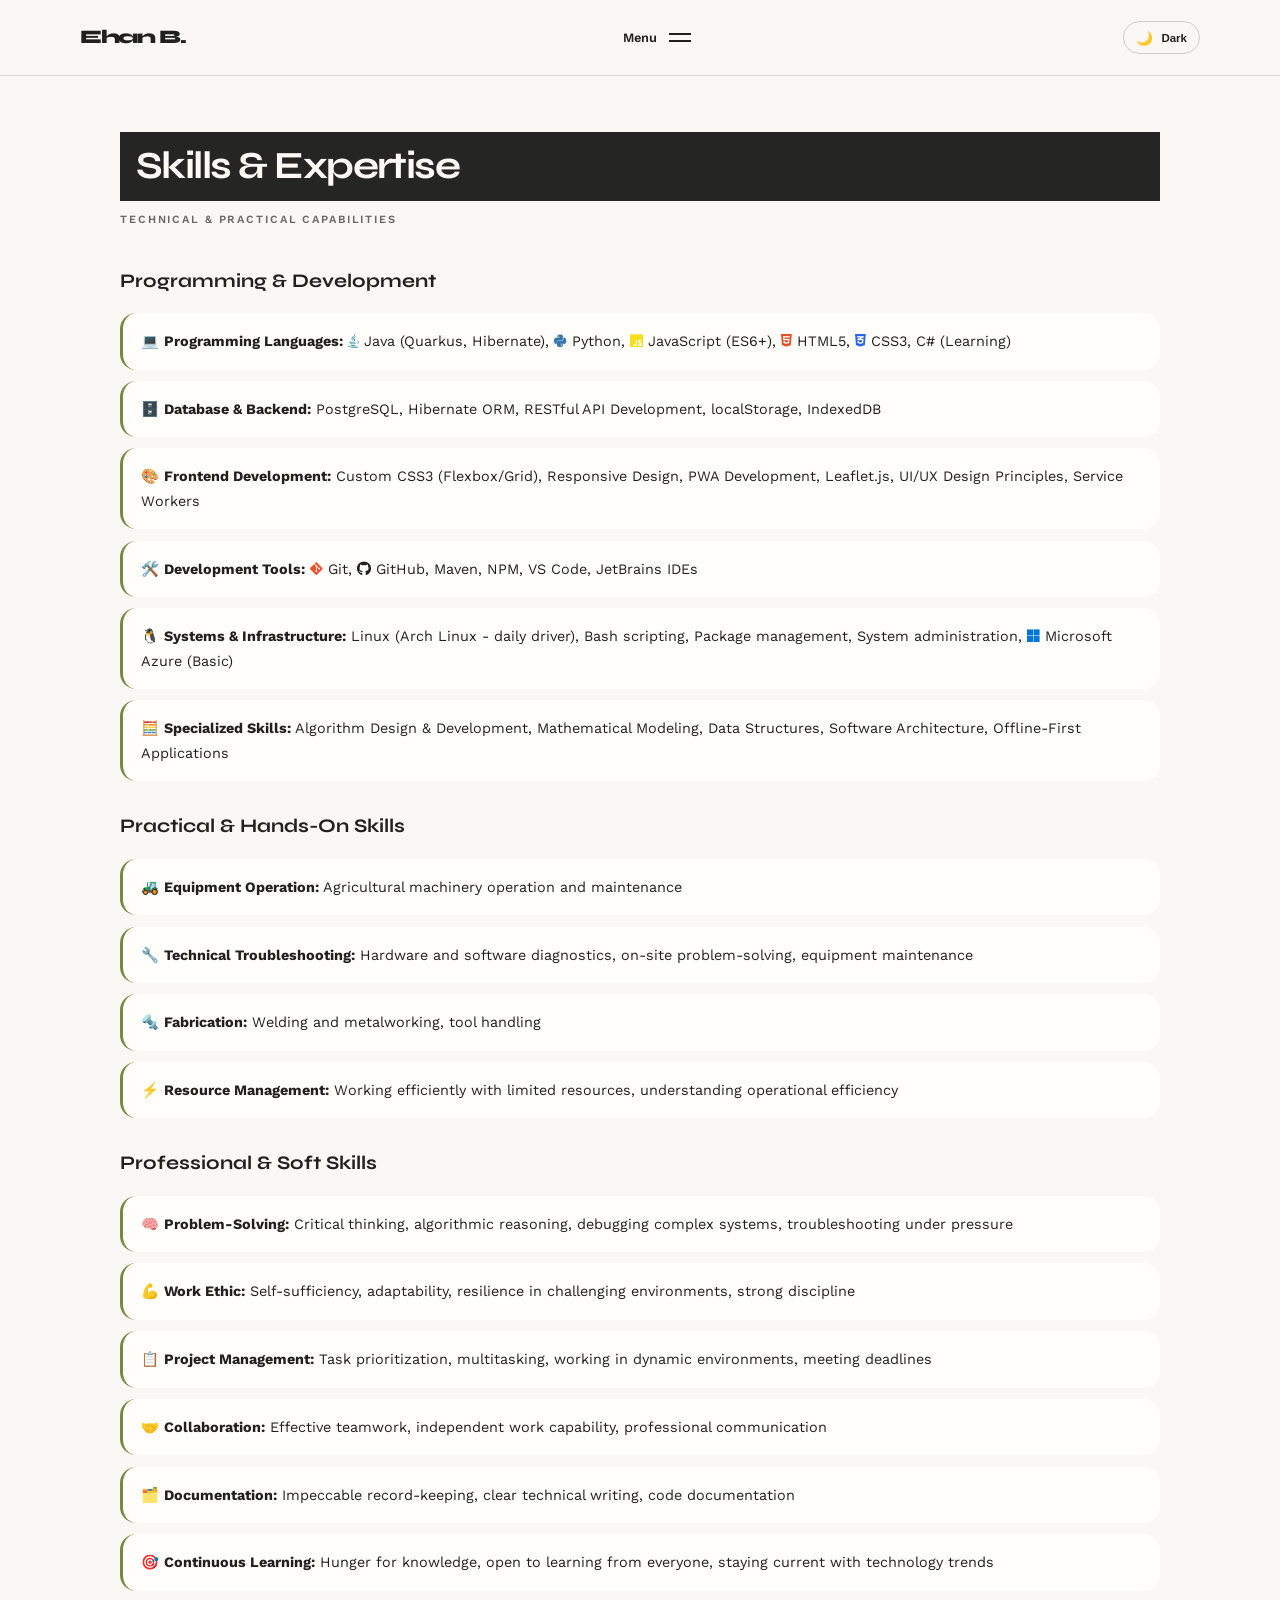
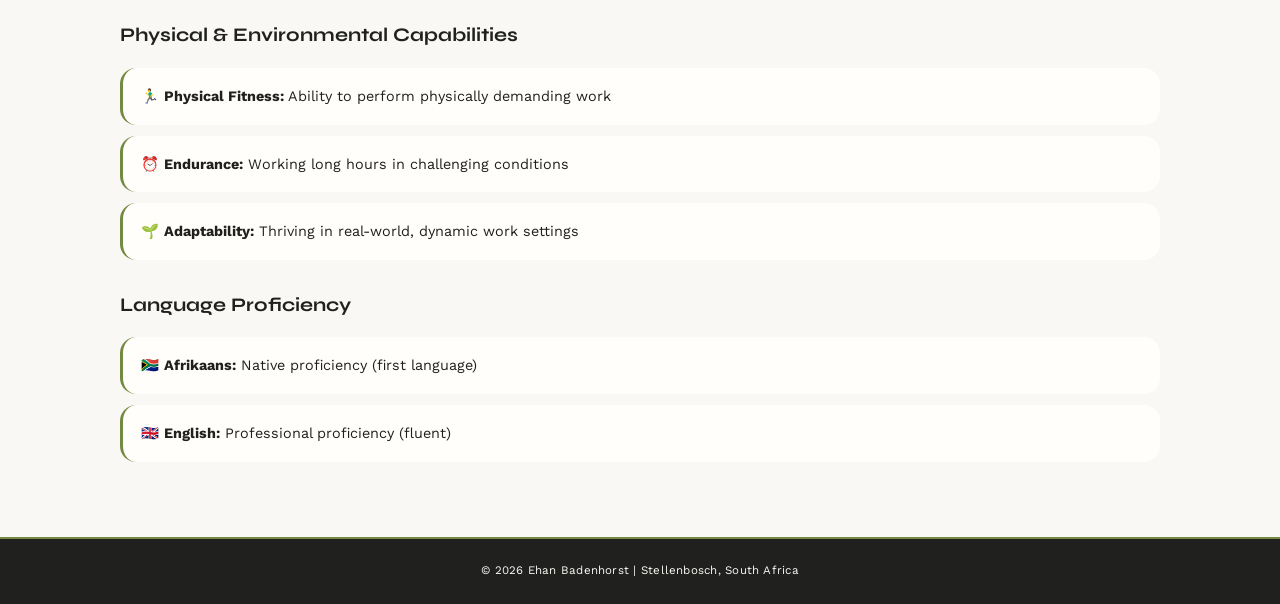
<file: skills.html>
<!DOCTYPE html>
<html lang="en">

<head>
    <meta charset="UTF-8">
    <meta name="viewport" content="width=device-width, initial-scale=1.0">
    <title>Skills | Ehan Badenhorst</title>
    <link rel="stylesheet" href="style.css">
    <link rel="stylesheet" href="https://cdnjs.cloudflare.com/ajax/libs/font-awesome/6.4.2/css/all.min.css">
</head>

<body class="editorial-site">
    <nav aria-label="Main navigation">
        <h1><a href="home.html">Ehan B.</a></h1>
        <button class="menu-toggle" type="button" aria-expanded="false" aria-controls="site-navigation">
            <span class="menu-label">Menu</span>
            <span class="menu-symbol" aria-hidden="true"><i></i><i></i></span>
        </button>
        <ul id="site-navigation">
            <li><a href="home.html">Home</a></li>
            <li><a href="about.html">About</a></li>
            <li><a href="skills.html" class="active" aria-current="page">Skills</a></li>
            <li><a href="projects.html">Projects</a></li>
            <li><a href="cv.html">CV</a></li>
            <li><a href="contact.html">Contact</a></li>
        </ul>
        <button class="theme-toggle" onclick="toggleTheme()" aria-label="Switch to dark mode" aria-pressed="false">
            <span class="theme-icon">🌙</span>
            <span class="theme-text">Dark</span>
        </button>
    </nav>

    <section>
        <h2>Skills & Expertise</h2>
        <span class="section-subtitle">Technical & Practical Capabilities</span>

        <h3>Programming & Development</h3>
        <ul class="skill-list">
            <li class="skill-item">
                💻 <strong>Programming Languages:</strong>
                <i class="fa-brands fa-java" style="color:#007396;"></i> Java (Quarkus, Hibernate),
                <i class="fa-brands fa-python" style="color:#3776ab;"></i> Python,
                <i class="fa-brands fa-js" style="color:#f7df1e;"></i> JavaScript (ES6+),
                <i class="fa-brands fa-html5" style="color:#e44d26;"></i> HTML5,
                <i class="fa-brands fa-css3-alt" style="color:#2965f1;"></i> CSS3, C# (Learning)
            </li>
            <li class="skill-item">
                🗄️ <strong>Database & Backend:</strong> PostgreSQL, Hibernate ORM, RESTful API Development, localStorage, IndexedDB
            </li>
            <li class="skill-item">
                🎨 <strong>Frontend Development:</strong> Custom CSS3 (Flexbox/Grid), Responsive Design, PWA Development, Leaflet.js, UI/UX Design Principles, Service Workers
            </li>
            <li class="skill-item">
                🛠️ <strong>Development Tools:</strong>
                <i class="fa-brands fa-git-alt" style="color:#f34f29;"></i> Git,
                <i class="fa-brands fa-github"></i> GitHub, Maven, NPM, VS Code, JetBrains IDEs
            </li>
            <li class="skill-item">
                🐧 <strong>Systems & Infrastructure:</strong> Linux (Arch Linux - daily driver), Bash scripting, Package management, System administration,
                <i class="fa-brands fa-microsoft" style="color:#0078d4;"></i> Microsoft Azure (Basic)
            </li>
            <li class="skill-item">
                🧮 <strong>Specialized Skills:</strong> Algorithm Design & Development, Mathematical Modeling, Data Structures, Software Architecture, Offline-First Applications
            </li>
        </ul>

        <h3>Practical & Hands-On Skills</h3>
        <ul class="skill-list">
            <li class="skill-item">
                🚜 <strong>Equipment Operation:</strong> Agricultural machinery operation and maintenance
            </li>
            <li class="skill-item">
                🔧 <strong>Technical Troubleshooting:</strong> Hardware and software diagnostics, on-site problem-solving, equipment maintenance
            </li>
            <li class="skill-item">
                🔩 <strong>Fabrication:</strong> Welding and metalworking, tool handling
            </li>
            <li class="skill-item">
                ⚡ <strong>Resource Management:</strong> Working efficiently with limited resources, understanding operational efficiency
            </li>
        </ul>

        <h3>Professional & Soft Skills</h3>
        <ul class="skill-list">
            <li class="skill-item">
                🧠 <strong>Problem-Solving:</strong> Critical thinking, algorithmic reasoning, debugging complex systems, troubleshooting under pressure
            </li>
            <li class="skill-item">
                💪 <strong>Work Ethic:</strong> Self-sufficiency, adaptability, resilience in challenging environments, strong discipline
            </li>
            <li class="skill-item">
                📋 <strong>Project Management:</strong> Task prioritization, multitasking, working in dynamic environments, meeting deadlines
            </li>
            <li class="skill-item">
                🤝 <strong>Collaboration:</strong> Effective teamwork, independent work capability, professional communication
            </li>
            <li class="skill-item">
                🗂️ <strong>Documentation:</strong> Impeccable record-keeping, clear technical writing, code documentation
            </li>
            <li class="skill-item">
                🎯 <strong>Continuous Learning:</strong> Hunger for knowledge, open to learning from everyone, staying current with technology trends
            </li>
        </ul>

        <h3>Physical & Environmental Capabilities</h3>
        <ul class="skill-list">
            <li class="skill-item">
                🏃‍♂️ <strong>Physical Fitness:</strong> Ability to perform physically demanding work
            </li>
            <li class="skill-item">
                ⏰ <strong>Endurance:</strong> Working long hours in challenging conditions
            </li>
            <li class="skill-item">
                🌱 <strong>Adaptability:</strong> Thriving in real-world, dynamic work settings
            </li>
        </ul>

        <h3>Language Proficiency</h3>
        <ul class="skill-list">
            <li class="skill-item">
                🇿🇦 <strong>Afrikaans:</strong> Native proficiency (first language)
            </li>
            <li class="skill-item">
                🇬🇧 <strong>English:</strong> Professional proficiency (fluent)
            </li>
        </ul>
    </section>

    <footer>
        &copy; 2026 Ehan Badenhorst | Stellenbosch, South Africa
    </footer>

    <script src="features.js"></script>
    <script>
        window.addEventListener('scroll', function() {
            const nav = document.querySelector('nav');
            if (window.scrollY > 50) {
                nav.classList.add('scrolled');
            } else {
                nav.classList.remove('scrolled');
            }
        });

        function toggleTheme() {
            document.body.classList.toggle('dark-theme');
            const isDark = document.body.classList.contains('dark-theme');
            document.querySelector('.theme-icon').textContent = isDark ? '☀️' : '🌙';
            document.querySelector('.theme-text').textContent = isDark ? 'Light' : 'Dark';
            document.querySelector('.theme-toggle').setAttribute('aria-label', isDark ? 'Switch to light mode' : 'Switch to dark mode');
            document.querySelector('.theme-toggle').setAttribute('aria-pressed', String(isDark));
            localStorage.setItem('theme', isDark ? 'dark' : 'light');
        }

        const savedTheme = localStorage.getItem('theme');
        if (savedTheme === 'dark') {
            document.body.classList.add('dark-theme');
            document.querySelector('.theme-icon').textContent = '☀️';
            document.querySelector('.theme-text').textContent = 'Light';
            document.querySelector('.theme-toggle').setAttribute('aria-label', 'Switch to light mode');
            document.querySelector('.theme-toggle').setAttribute('aria-pressed', 'true');
        }
    </script>
</body>

</html>
</file>
<file: style.css>
/* Ehan Badenhorst - Premium Animated Portfolio */

@import url('https://fonts.googleapis.com/css2?family=Syne:wght@600;700;800&family=Work+Sans:wght@300;400;500;600&display=swap');
:root {
    --primary: #7cb342;
    --primary-dark: #558b2f;
    --primary-light: #aed581;
    --bg-light: #fdfdfb;
    --bg-secondary: #f5f5f3;
    --text-main: #1a1a1a;
    --text-muted: #5f6368;
    --glass-nav: rgba(44, 62, 47, 0.95);
    --card-bg: #ffffff;
    --card-shadow: 0 10px 30px rgba(0, 0, 0, 0.08);
    --card-shadow-hover: 0 20px 60px rgba(124, 179, 66, 0.15);
    --radius: 16px;
}

body.dark-theme {
    --bg-light: #0f1410;
    --bg-secondary: #1a1f1c;
    --text-main: #e8e8e8;
    --text-muted: #a0a0a0;
    --card-bg: #1e251f;
    --glass-nav: rgba(19, 23, 19, 0.95);
    --card-shadow: 0 10px 30px rgba(0, 0, 0, 0.4);
    --card-shadow-hover: 0 20px 60px rgba(124, 179, 66, 0.25);
}

* {
    margin: 0;
    padding: 0;
    box-sizing: border-box;
}

body {
    font-family: 'Work Sans', sans-serif;
    background-color: var(--bg-light);
    color: var(--text-main);
    line-height: 1.7;
    overflow-x: hidden;
    position: relative;
    transition: background-color 0.3s ease, color 0.3s ease;
    min-height: 100vh;
    display: flex;
    flex-direction: column;
}

body::before {
    content: '';
    position: fixed;
    top: 0;
    left: 0;
    width: 100%;
    height: 100%;
    background: radial-gradient(circle at 20% 50%, rgba(124, 179, 66, 0.03) 0%, transparent 50%), radial-gradient(circle at 80% 80%, rgba(124, 179, 66, 0.03) 0%, transparent 50%);
    pointer-events: none;
    z-index: 0;
    animation: backgroundShift 20s ease-in-out infinite;
}

@keyframes backgroundShift {
    0%,
    100% {
        opacity: 1;
        transform: scale(1);
    }
    50% {
        opacity: 0.8;
        transform: scale(1.1);
    }
}

nav {
    background: var(--glass-nav);
    backdrop-filter: blur(20px) saturate(180%);
    padding: 1rem 8%;
    display: flex;
    justify-content: space-between;
    align-items: center;
    position: sticky;
    top: 0;
    z-index: 1000;
    box-shadow: 0 4px 30px rgba(0, 0, 0, 0.1);
    border-bottom: 1px solid rgba(124, 179, 66, 0.1);
    transition: all 0.3s ease;
    width: 100%;
}

nav.scrolled {
    padding: 0.7rem 8%;
    box-shadow: 0 8px 40px rgba(0, 0, 0, 0.15);
}

nav h1 {
    color: var(--primary);
    font-family: 'Syne', sans-serif;
    font-size: 1.8rem;
    font-weight: 800;
    cursor: pointer;
    transition: transform 0.3s ease;
}

nav h1:hover {
    transform: scale(1.05);
}

nav ul {
    display: flex;
    list-style: none;
    gap: 2rem;
}

nav ul li a {
    color: #f1f1f1;
    text-decoration: none;
    font-weight: 500;
    transition: color 0.3s ease;
    position: relative;
    padding: 0.5rem 0;
}

nav ul li a::before {
    content: '';
    position: absolute;
    bottom: 0;
    left: 50%;
    width: 0;
    height: 2px;
    background: var(--primary);
    transition: width 0.3s ease, left 0.3s ease;
}

nav ul li a:hover::before,
nav ul li a.active::before {
    width: 100%;
    left: 0;
}

nav ul li a:hover,
nav ul li a.active {
    color: var(--primary);
}

.theme-toggle {
    background: var(--primary);
    color: white;
    border: none;
    padding: 0.6rem 1.2rem;
    border-radius: 50px;
    cursor: pointer;
    font-weight: 600;
    transition: all 0.3s ease;
    margin-left: 2rem;
    display: flex;
    align-items: center;
    gap: 0.5rem;
    box-shadow: 0 4px 15px rgba(124, 179, 66, 0.3);
    position: relative;
    overflow: hidden;
}

.theme-toggle::before {
    content: '';
    position: absolute;
    top: 50%;
    left: 50%;
    width: 0;
    height: 0;
    border-radius: 50%;
    background: rgba(255, 255, 255, 0.3);
    transform: translate(-50%, -50%);
    transition: width 0.6s ease, height 0.6s ease;
}

.theme-toggle:hover::before {
    width: 300px;
    height: 300px;
}

.theme-toggle:hover {
    transform: translateY(-2px);
    box-shadow: 0 6px 20px rgba(124, 179, 66, 0.4);
}

.theme-icon,
.theme-text {
    position: relative;
    z-index: 1;
}

section {
    max-width: 1200px;
    margin: 2rem auto 0;
    padding: 0 8% 2rem;
    position: relative;
    z-index: 1;
    width: 100%;
}

.page-content {
    flex: 1;
    display: flex;
    flex-direction: column;
}

h2 {
    font-family: 'Syne', sans-serif;
    font-size: 3.5rem;
    margin-bottom: 0.5rem;
    color: var(--text-main);
    font-weight: 800;
    position: relative;
    display: inline-block;
    animation: fadeInUp 0.8s ease both;
}

h2::after {
    content: '';
    position: absolute;
    bottom: -10px;
    left: 0;
    width: 60px;
    height: 4px;
    background: linear-gradient(90deg, var(--primary), var(--primary-light));
    border-radius: 2px;
    animation: expandWidth 0.6s ease 0.3s both;
}

@keyframes expandWidth {
    from {
        width: 0;
    }
    to {
        width: 60px;
    }
}

h3 {
    font-family: 'Syne', sans-serif;
    font-size: 1.8rem;
    margin-bottom: 1rem;
    margin-top: 2.5rem;
    color: var(--text-main);
    font-weight: 700;
    animation: fadeInLeft 0.6s ease both;
}

.section-subtitle {
    color: var(--primary);
    font-weight: 600;
    text-transform: uppercase;
    letter-spacing: 2px;
    font-size: 0.85rem;
    margin-bottom: 3rem;
    display: block;
    animation: fadeIn 0.6s ease 0.2s both;
}

.intro-container {
    display: grid;
    grid-template-columns: 1fr 2fr;
    gap: 5rem;
    align-items: center;
    margin-bottom: 4rem;
}

.profile-pic {
    width: 100%;
    max-width: 350px;
    border-radius: var(--radius);
    box-shadow: var(--card-shadow-hover);
    border: 5px solid var(--primary);
    transform: rotate(-3deg);
    transition: all 0.5s cubic-bezier(0.68, -0.55, 0.265, 1.55);
    animation: float 6s ease-in-out infinite, fadeInScale 1s ease both;
}

@keyframes float {
    0%,
    100% {
        transform: rotate(-3deg) translateY(0px);
    }
    50% {
        transform: rotate(-3deg) translateY(-15px);
    }
}

@keyframes fadeInScale {
    from {
        opacity: 0;
        transform: scale(0.8) rotate(-10deg);
    }
    to {
        opacity: 1;
        transform: scale(1) rotate(-3deg);
    }
}

.profile-pic:hover {
    transform: rotate(0deg) scale(1.05);
    box-shadow: 0 30px 80px rgba(124, 179, 66, 0.3);
}

.intro-text {
    animation: fadeInRight 0.8s ease 0.3s both;
}

.intro-text p {
    margin-bottom: 1.2rem;
    font-size: 1.05rem;
    line-height: 1.8;
    opacity: 0;
    animation: fadeInUp 0.6s ease both;
}

.intro-text p:nth-child(2) {
    animation-delay: 0.4s;
}

.intro-text p:nth-child(3) {
    animation-delay: 0.5s;
}

.intro-text p:nth-child(4) {
    animation-delay: 0.6s;
}

.intro-text p:nth-child(5) {
    animation-delay: 0.7s;
}

.stats-container {
    display: grid;
    grid-template-columns: repeat(auto-fit, minmax(200px, 1fr));
    gap: 2rem;
    margin: 3rem 0;
}

.stat-item {
    background: var(--card-bg);
    padding: 2rem;
    border-radius: var(--radius);
    text-align: center;
    box-shadow: var(--card-shadow);
    border: 2px solid transparent;
    transition: all 0.4s ease;
    animation: fadeInUp 0.6s ease both;
}

.stat-item:nth-child(1) {
    animation-delay: 0.1s;
}

.stat-item:nth-child(2) {
    animation-delay: 0.2s;
}

.stat-item:nth-child(3) {
    animation-delay: 0.3s;
}

.stat-item:nth-child(4) {
    animation-delay: 0.4s;
}

.stat-item:hover {
    border-color: var(--primary);
    transform: translateY(-10px);
    box-shadow: var(--card-shadow-hover);
}

.stat-number {
    font-family: 'Syne', sans-serif;
    font-size: 2.5rem;
    font-weight: 800;
    color: var(--primary);
    display: block;
    margin-bottom: 0.5rem;
}

.stat-label {
    color: var(--text-muted);
    font-size: 0.9rem;
    font-weight: 500;
}

.projects {
    display: grid;
    grid-template-columns: repeat(auto-fit, minmax(320px, 1fr));
    gap: 2.5rem;
}

.card {
    background: var(--card-bg);
    padding: 2.5rem;
    border-radius: var(--radius);
    box-shadow: var(--card-shadow);
    border: 1px solid rgba(124, 179, 66, 0.1);
    transition: all 0.5s cubic-bezier(0.175, 0.885, 0.32, 1.275);
    position: relative;
    overflow: hidden;
    animation: fadeInUp 0.6s ease both;
}

.card::before {
    content: '';
    position: absolute;
    top: 0;
    left: 0;
    width: 100%;
    height: 4px;
    background: linear-gradient(90deg, var(--primary), var(--primary-light));
    transform: scaleX(0);
    transform-origin: left;
    transition: transform 0.5s ease;
}

.card:hover::before {
    transform: scaleX(1);
}

.card:nth-child(1) {
    animation-delay: 0.1s;
}

.card:nth-child(2) {
    animation-delay: 0.2s;
}

.card:nth-child(3) {
    animation-delay: 0.3s;
}

.card:nth-child(4) {
    animation-delay: 0.4s;
}

.card:hover {
    transform: translateY(-15px);
    box-shadow: var(--card-shadow-hover);
    border-color: var(--primary);
}

.card h3 {
    margin-top: 1rem;
    margin-bottom: 1rem;
    color: var(--text-main);
    font-size: 1.6rem;
    animation: none;
}

.card-icon {
    font-size: 3rem;
    display: inline-block;
    transition: transform 0.3s ease;
}

.card:hover .card-icon {
    transform: scale(1.2) rotate(5deg);
}

.featured-project {
    grid-column: 1 / -1;
    background: linear-gradient(135deg, var(--card-bg) 0%, var(--bg-secondary) 100%);
    border: 2px solid var(--primary);
    padding: 3rem;
    position: relative;
    overflow: hidden;
}

.featured-project::after {
    content: '⭐';
    position: absolute;
    top: 2rem;
    right: 2rem;
    font-size: 3rem;
    opacity: 0.3;
    animation: pulse 2s ease-in-out infinite;
}

@keyframes pulse {
    0%,
    100% {
        transform: scale(1);
        opacity: 0.3;
    }
    50% {
        transform: scale(1.2);
        opacity: 0.5;
    }
}

.tech-stack {
    display: flex;
    flex-wrap: wrap;
    gap: 0.75rem;
    margin: 1.5rem 0;
}

.tech-tag {
    background: var(--bg-secondary);
    color: var(--text-main);
    padding: 0.5rem 1rem;
    border-radius: 50px;
    font-size: 0.85rem;
    font-weight: 500;
    border: 1px solid rgba(124, 179, 66, 0.2);
    transition: all 0.3s ease;
}

.tech-tag:hover {
    background: var(--primary);
    color: white;
    transform: translateY(-2px);
}

.skill-list {
    list-style: none;
}

.skill-item {
    background: var(--card-bg);
    margin-bottom: 1.5rem;
    padding: 1.5rem;
    border-radius: var(--radius);
    box-shadow: var(--card-shadow);
    border-left: 5px solid var(--primary);
    transition: all 0.4s ease;
    animation: fadeInLeft 0.6s ease both;
    position: relative;
    overflow: hidden;
}

.skill-item::before {
    content: '';
    position: absolute;
    top: 0;
    left: -100%;
    width: 100%;
    height: 100%;
    background: linear-gradient(90deg, transparent, rgba(124, 179, 66, 0.1), transparent);
    transition: left 0.6s ease;
}

.skill-item:hover::before {
    left: 100%;
}

.skill-item:nth-child(1) {
    animation-delay: 0.1s;
}

.skill-item:nth-child(2) {
    animation-delay: 0.2s;
}

.skill-item:nth-child(3) {
    animation-delay: 0.3s;
}

.skill-item:nth-child(4) {
    animation-delay: 0.4s;
}

.skill-item:nth-child(5) {
    animation-delay: 0.5s;
}

.skill-item:nth-child(6) {
    animation-delay: 0.6s;
}

.skill-item:hover {
    transform: translateX(10px);
    box-shadow: var(--card-shadow-hover);
}

.btn {
    padding: 1rem 2.5rem;
    border-radius: 50px;
    text-decoration: none;
    font-weight: 600;
    display: inline-block;
    transition: all 0.4s ease;
    border: none;
    cursor: pointer;
    position: relative;
    overflow: hidden;
    z-index: 1;
}

.btn::before {
    content: '';
    position: absolute;
    top: 50%;
    left: 50%;
    width: 0;
    height: 0;
    border-radius: 50%;
    background: rgba(255, 255, 255, 0.3);
    transform: translate(-50%, -50%);
    transition: width 0.6s ease, height 0.6s ease;
    z-index: -1;
}

.btn:hover::before {
    width: 400px;
    height: 400px;
}

.btn-primary {
    background: var(--primary);
    color: white;
    box-shadow: 0 4px 15px rgba(124, 179, 66, 0.3);
}

.btn-primary:hover {
    background: var(--primary-dark);
    box-shadow: 0 8px 25px rgba(124, 179, 66, 0.4);
    transform: translateY(-3px);
}

.btn-secondary {
    background: transparent;
    color: var(--primary);
    border: 2px solid var(--primary);
    margin-left: 1rem;
}

.btn-secondary:hover {
    background: var(--primary);
    color: white;
    transform: translateY(-3px);
}

.cv-container {
    text-align: center;
    animation: fadeInUp 0.8s ease both;
}

.cv-img {
    width: 100%;
    max-width: 900px;
    border-radius: var(--radius);
    box-shadow: var(--card-shadow);
    margin-bottom: 2rem;
    transition: all 0.5s ease;
    cursor: pointer;
}

.cv-img:hover {
    transform: scale(1.02);
    box-shadow: var(--card-shadow-hover);
}

.contact-layout {
    display: grid;
    grid-template-columns: 1fr 2fr;
    gap: 3rem;
    align-items: start;
}

.contact-info-card {
    background: var(--card-bg);
    padding: 2rem;
    border-radius: var(--radius);
    box-shadow: var(--card-shadow);
    border-left: 5px solid var(--primary);
    margin-bottom: 1.5rem;
    transition: all 0.4s ease;
    animation: fadeInLeft 0.6s ease both;
}

.contact-info-card:nth-child(1) {
    animation-delay: 0.1s;
}

.contact-info-card:nth-child(2) {
    animation-delay: 0.2s;
}

.contact-info-card:nth-child(3) {
    animation-delay: 0.3s;
}

.contact-info-card:hover {
    transform: translateX(10px);
    box-shadow: var(--card-shadow-hover);
}

.contact-info-card h3 {
    margin-top: 0;
    animation: none;
}

.contact-info-card a {
    color: var(--text-main);
    text-decoration: none;
    transition: color 0.3s ease;
}

.contact-info-card a:hover {
    color: var(--primary);
}

.contact-form {
    background: var(--card-bg);
    padding: 2.5rem;
    border-radius: var(--radius);
    box-shadow: var(--card-shadow);
    animation: fadeInRight 0.6s ease 0.2s both;
}

.contact-form input,
.contact-form textarea {
    width: 100%;
    padding: 1rem;
    margin-bottom: 1.5rem;
    border: 2px solid rgba(124, 179, 66, 0.2);
    border-radius: var(--radius);
    font-family: 'Work Sans', sans-serif;
    font-size: 1rem;
    background: var(--bg-light);
    color: var(--text-main);
    transition: all 0.3s ease;
}

.contact-form input:focus,
.contact-form textarea:focus {
    outline: none;
    border-color: var(--primary);
    box-shadow: 0 0 0 4px rgba(124, 179, 66, 0.1);
    transform: translateY(-2px);
}

.contact-form textarea {
    min-height: 150px;
    resize: vertical;
}

footer {
    text-align: center;
    padding: 3rem 2rem;
    background: var(--text-main);
    color: var(--bg-light);
    margin-top: auto;
    position: relative;
    overflow: hidden;
    width: 100%;
}

footer::before {
    content: '';
    position: absolute;
    top: 0;
    left: 0;
    width: 100%;
    height: 3px;
    background: linear-gradient(90deg, var(--primary), var(--primary-light));
}

@keyframes fadeInUp {
    to {
        opacity: 1;
        transform: translateY(0);
    }
}

@keyframes fadeInLeft {
    to {
        opacity: 1;
        transform: translateX(0);
    }
}

@keyframes fadeInRight {
    to {
        opacity: 1;
        transform: translateX(0);
    }
}

@keyframes fadeIn {
    to {
        opacity: 1;
    }
}

@media (max-width: 1024px) {
    .intro-container {
        grid-template-columns: 1fr;
        text-align: center;
        gap: 3rem;
    }
    .profile-pic {
        margin: 0 auto;
    }
    .contact-layout {
        grid-template-columns: 1fr;
    }
}

@media (max-width: 768px) {
    nav {
        position: fixed;
        left: 0;
        right: 0;
        bottom: 0;
        top: auto;
        width: 100%;
        padding: 0.75rem 5% 0.85rem;
        flex-direction: column;
        gap: 0.6rem;
        transform: translateY(0);
        transition: transform 0.3s ease, opacity 0.3s ease;
        opacity: 1;
        z-index: 1000;
        border-radius: 18px 18px 0 0;
    }
    nav.nav-hidden {
        transform: translateY(120%);
        opacity: 0;
    }
    nav ul {
        flex-direction: row;
        flex-wrap: wrap;
        justify-content: center;
        gap: 0.5rem 0.8rem;
        text-align: center;
        width: 100%;
        font-size: 0.85rem;
    }
    nav h1 {
        display: none;
    }
    .theme-toggle {
        display: none;
    }
    h2 {
        font-size: 2.5rem;
    }
    .profile-pic {
        max-width: 280px;
    }
    .projects {
        grid-template-columns: 1fr;
    }
    .stats-container {
        grid-template-columns: 1fr;
    }
    .btn-secondary {
        margin-left: 0;
        margin-top: 1rem;
    }
    section {
        padding: 0 5% 6rem;
    }
    body {
        padding-bottom: 90px;
    }
}

@media (max-width: 480px) {
    h2 {
        font-size: 2rem;
    }
    .card,
    .featured-project {
        padding: 1.5rem;
    }
    .profile-pic {
        max-width: 220px;
    }
}

/* Projects page */
.projects-page {
    width: min(100% - 3rem, 1120px);
    margin: 0 auto;
    padding-bottom: 4rem;
    position: relative;
    z-index: 1;
}

.projects-page section {
    max-width: none;
    margin: 0;
    padding: 0;
}

.projects-intro {
    min-height: 580px;
    padding: 6rem 0 3rem !important;
    display: flex;
    flex-direction: column;
    justify-content: center;
    align-items: flex-start;
    position: relative;
}

.projects-intro::after {
    content: 'FIELD NOTES\A & SOFTWARE';
    white-space: pre;
    position: absolute;
    right: 2%;
    top: 50%;
    transform: translateY(-50%);
    color: var(--primary);
    opacity: 0.1;
    font: 800 clamp(3rem, 8vw, 7.5rem)/0.95 'Syne', sans-serif;
    letter-spacing: -0.08em;
    text-align: right;
    pointer-events: none;
}

.projects-eyebrow {
    display: inline-flex;
    align-items: center;
    gap: 0.65rem;
    color: var(--primary-dark);
    font-size: 0.73rem;
    font-weight: 700;
    letter-spacing: 0.16em;
    text-transform: uppercase;
}

body.dark-theme .projects-eyebrow {
    color: var(--primary-light);
}

.eyebrow-dot,
.art-live i {
    width: 8px;
    height: 8px;
    border-radius: 50%;
    background: var(--primary);
    box-shadow: 0 0 0 4px rgba(124, 179, 66, 0.14);
}

.projects-intro h2 {
    max-width: 900px;
    margin: 1.4rem 0 1.2rem;
    font-size: clamp(3.2rem, 6.5vw, 5.8rem);
    line-height: 0.99;
    letter-spacing: -0.07em;
    z-index: 1;
}

.projects-intro h2::after,
.gallery-heading h2::after,
.projects-cta h2::after {
    display: none;
}

.projects-lede {
    max-width: 530px;
    color: var(--text-muted);
    font-size: 1.05rem;
    line-height: 1.8;
    z-index: 1;
}

.projects-intro-actions {
    display: flex;
    align-items: center;
    flex-wrap: wrap;
    gap: 1.5rem;
    margin-top: 1.8rem;
    z-index: 1;
}

.projects-page .btn {
    padding: 0.85rem 1.4rem;
    font-size: 0.88rem;
}

.projects-page .btn span {
    margin-left: 0.4rem;
}

.projects-text-link,
.project-source-link {
    color: var(--text-main);
    font-size: 0.88rem;
    font-weight: 600;
    text-decoration: none;
    transition: color 0.2s ease;
}

.projects-text-link:hover,
.project-source-link:hover {
    color: var(--primary-dark);
}

body.dark-theme .projects-text-link:hover,
body.dark-theme .project-source-link:hover {
    color: var(--primary-light);
}

.projects-text-link span,
.project-source-link span {
    color: var(--primary-dark);
    margin-left: 0.3rem;
}

.projects-overview {
    display: flex;
    gap: clamp(1.7rem, 5vw, 4.5rem);
    margin-top: 4rem;
    padding-top: 1.5rem;
    border-top: 1px solid rgba(95, 99, 104, 0.2);
    width: min(100%, 630px);
    z-index: 1;
}

.projects-overview div {
    display: flex;
    flex-direction: column;
    gap: 0.2rem;
}

.projects-overview strong {
    color: var(--text-main);
    font: 700 1.55rem/1.1 'Syne', sans-serif;
}

.projects-overview span {
    color: var(--text-muted);
    font-size: 0.75rem;
}

.project-gallery {
    padding: 5rem 0 2rem !important;
    border-top: 1px solid rgba(95, 99, 104, 0.15);
}

.gallery-heading {
    display: flex;
    justify-content: space-between;
    align-items: flex-end;
    gap: 2rem;
    margin-bottom: 2rem;
}

.gallery-heading h2 {
    display: block;
    margin: 0.6rem 0 0;
    font-size: clamp(2rem, 4vw, 3.3rem);
    line-height: 1.1;
    letter-spacing: -0.05em;
}

.gallery-heading > p {
    max-width: 280px;
    margin-bottom: 0.25rem;
    color: var(--text-muted);
    font-size: 0.9rem;
}

.project-toolbar {
    display: flex;
    justify-content: space-between;
    align-items: center;
    flex-wrap: wrap;
    gap: 1rem;
    padding: 1rem 0;
    border-top: 1px solid rgba(95, 99, 104, 0.15);
    border-bottom: 1px solid rgba(95, 99, 104, 0.15);
}

.project-filters {
    display: flex;
    flex-wrap: wrap;
    gap: 0.45rem;
}

.filter-chip {
    display: inline-flex;
    align-items: center;
    gap: 0.45rem;
    padding: 0.58rem 0.85rem;
    border: 1px solid transparent;
    border-radius: 30px;
    background: transparent;
    color: var(--text-muted);
    font: 500 0.8rem 'Work Sans', sans-serif;
    cursor: pointer;
    transition: all 0.2s ease;
}

.filter-chip:hover {
    border-color: rgba(124, 179, 66, 0.35);
    color: var(--text-main);
}

.filter-chip.is-active {
    background: var(--text-main);
    color: var(--bg-light);
}

.filter-chip span {
    opacity: 0.7;
    font-size: 0.7rem;
}

.project-search {
    width: min(100%, 265px);
    min-height: 42px;
    display: flex;
    align-items: center;
    gap: 0.55rem;
    padding: 0 0.7rem;
    border: 1px solid rgba(95, 99, 104, 0.22);
    border-radius: 8px;
    background: var(--card-bg);
    color: var(--text-muted);
}

.search-icon {
    font-size: 1.35rem;
    line-height: 1;
}

.project-search input {
    width: 100%;
    border: 0;
    outline: 0;
    background: transparent;
    color: var(--text-main);
    font: 400 0.8rem 'Work Sans', sans-serif;
}

.project-search input::placeholder {
    color: var(--text-muted);
    opacity: 0.8;
}

.project-search:focus-within {
    border-color: var(--primary);
    box-shadow: 0 0 0 3px rgba(124, 179, 66, 0.13);
}

.project-search kbd {
    flex: none;
    padding: 0.1rem 0.35rem;
    border: 1px solid rgba(95, 99, 104, 0.2);
    border-radius: 4px;
    font: 0.7rem 'Work Sans', sans-serif;
}

.visually-hidden {
    position: absolute;
    width: 1px;
    height: 1px;
    padding: 0;
    margin: -1px;
    overflow: hidden;
    clip: rect(0, 0, 0, 0);
    white-space: nowrap;
    border: 0;
}

.project-results {
    min-height: 1.5rem;
    margin: 0.7rem 0 1rem;
    color: var(--text-muted);
    font-size: 0.75rem;
}

.project-grid {
    grid-template-columns: repeat(2, minmax(0, 1fr));
    gap: 1.15rem;
    align-items: stretch;
}

.project-grid .project-card[hidden],
.project-empty[hidden] {
    display: none !important;
}

.project-card {
    display: flex;
    flex-direction: column;
    padding: 0;
    border: 1px solid rgba(95, 99, 104, 0.13);
    border-radius: 12px;
    box-shadow: 0 8px 26px rgba(0, 0, 0, 0.035);
}

.project-card::before {
    display: none;
}

.project-card:hover {
    transform: translateY(-5px);
    border-color: rgba(124, 179, 66, 0.55);
    box-shadow: 0 18px 42px rgba(0, 0, 0, 0.09);
}

.project-card h3 {
    margin: 0.5rem 0 0;
    font-size: 1.65rem;
    letter-spacing: -0.04em;
    line-height: 1.15;
}

.project-art {
    min-height: 210px;
    position: relative;
    overflow: hidden;
    border-radius: 11px 11px 0 0;
}

.project-copy {
    display: flex;
    flex: 1;
    flex-direction: column;
    align-items: flex-start;
    padding: 1.35rem 1.45rem 1.5rem;
}

.project-meta {
    width: 100%;
    display: flex;
    justify-content: space-between;
    align-items: center;
    gap: 1rem;
}

.project-label {
    color: var(--primary-dark);
    font-size: 0.66rem;
    font-weight: 700;
    letter-spacing: 0.11em;
    text-transform: uppercase;
}

body.dark-theme .project-label {
    color: var(--primary-light);
}

.project-year {
    color: var(--text-muted);
    font-size: 0.7rem;
    text-align: right;
}

.project-copy > p:not(.project-subtitle) {
    margin-top: 0.7rem;
    color: var(--text-muted);
    font-size: 0.86rem;
    line-height: 1.75;
}

.project-copy .project-subtitle {
    margin-top: 0.35rem;
    color: var(--text-main);
    font: 600 0.94rem 'Syne', sans-serif;
}

.project-card .tech-stack {
    gap: 0.4rem;
    margin: 1rem 0 1.15rem;
}

.project-card .tech-tag {
    padding: 0.35rem 0.65rem;
    font-size: 0.68rem;
}

.project-actions {
    display: flex;
    align-items: center;
    flex-wrap: wrap;
    gap: 1rem;
    margin-top: auto;
    padding-top: 0.25rem;
}

.project-card .project-actions .btn {
    padding: 0.7rem 1rem;
    font-size: 0.78rem;
}

.project-source-link {
    font-size: 0.8rem;
}

.project-featured {
    display: grid;
    grid-column: 1 / -1;
    grid-template-columns: 0.88fr 1.12fr;
    border: 1px solid rgba(124, 179, 66, 0.38);
    background: var(--card-bg);
}

.project-featured::after {
    display: none;
}

.project-featured .project-art {
    min-height: 100%;
    border-radius: 11px 0 0 11px;
}

.project-featured .project-copy {
    padding: clamp(1.5rem, 4vw, 2.5rem);
}

.project-featured h3 {
    font-size: clamp(2rem, 3.2vw, 2.8rem);
}

.project-featured .project-subtitle {
    font-size: 1.05rem;
}

.project-featured .project-copy > p:not(.project-subtitle) {
    font-size: 0.9rem;
}

.project-highlights {
    display: grid;
    gap: 0.65rem;
    list-style: none;
    margin: 1.1rem 0 0;
    color: var(--text-main);
    font-size: 0.78rem;
}

.project-highlights li {
    display: flex;
    gap: 0.7rem;
    align-items: baseline;
}

.project-highlights li span {
    color: var(--primary-dark);
    font-size: 0.68rem;
    font-weight: 700;
}

body.dark-theme .project-highlights li span {
    color: var(--primary-light);
}

.grazing-art {
    display: flex;
    flex-direction: column;
    justify-content: space-between;
    padding: 1.45rem;
    color: #f5f5e8;
    background: radial-gradient(ellipse at 70% 48%, rgba(147, 174, 78, 0.36), transparent 38%), linear-gradient(150deg, #1d392f 0%, #274a37 48%, #192b25 100%);
}

.art-topline,
.art-live {
    display: flex;
    align-items: center;
}

.art-topline {
    justify-content: space-between;
    font-size: 0.58rem;
    font-weight: 700;
    letter-spacing: 0.12em;
}

.art-live {
    gap: 0.5rem;
    color: #c9d8ae;
    font-size: 0.52rem;
}

.art-live i {
    width: 6px;
    height: 6px;
    background: #badb78;
}

.field-map {
    position: absolute;
    top: 25%;
    left: 18%;
    width: 64%;
    height: 50%;
    transform: rotate(-8deg);
}

.field {
    position: absolute;
    display: grid;
    place-content: center;
    color: rgba(246, 248, 224, 0.75);
    border: 1px solid rgba(241, 238, 193, 0.5);
    font-size: clamp(0.45rem, 0.7vw, 0.58rem);
    font-weight: 600;
    letter-spacing: 0.09em;
    text-align: center;
    line-height: 1.6;
}

.field-one {
    inset: 3% 39% 45% 3%;
    border-radius: 50% 34% 20% 28%;
    background: rgba(162, 187, 105, 0.32);
}

.field-two {
    inset: 9% 1% 39% 54%;
    border-radius: 34% 50% 32% 16%;
    background: rgba(192, 177, 108, 0.25);
}

.field-three {
    inset: 57% 13% 0 16%;
    border-radius: 27% 18% 44% 46%;
    background: rgba(102, 151, 100, 0.4);
}

.map-pin {
    position: absolute;
    top: 43%;
    left: 49%;
    display: grid;
    width: 29px;
    height: 29px;
    place-items: center;
    border-radius: 50%;
    background: #f3edc5;
    color: #365439;
    font-size: 0.8rem;
    box-shadow: 0 0 0 6px rgba(243, 237, 197, 0.16);
}

.art-caption {
    display: flex;
    flex-direction: column;
    gap: 0.25rem;
    z-index: 1;
}

.art-caption span {
    color: #c9d8ae;
    font-size: 0.54rem;
    font-weight: 600;
    letter-spacing: 0.14em;
}

.art-caption strong {
    font: 700 1.4rem 'Syne', sans-serif;
}

.art-orbit {
    position: absolute;
    width: 250px;
    height: 250px;
    right: -120px;
    bottom: -155px;
    border: 1px solid rgba(214, 223, 177, 0.16);
    border-radius: 50%;
}

.orbit-two {
    width: 360px;
    height: 360px;
    right: -175px;
    bottom: -210px;
}

.realhome-art {
    display: flex;
    flex-direction: column;
    background: #e7e6d9;
}

.mini-window {
    z-index: 2;
    display: flex;
    justify-content: space-between;
    align-items: center;
    height: 34px;
    padding: 0 0.7rem;
    background: #f8f8f2;
    color: #5a6255;
    font-size: 0.54rem;
}

.window-dots {
    color: #a4ac8b;
    font-size: 0.5rem;
    letter-spacing: 0.1em;
}

.window-menu {
    font-size: 0.8rem;
}

.home-preview {
    position: relative;
    flex: 1;
    overflow: hidden;
    background: linear-gradient(170deg, #c2d0b1 0 45%, #9da87e 45% 58%, #6d7957 58% 100%);
}

.home-sun {
    position: absolute;
    top: 17%;
    right: 16%;
    width: 34px;
    height: 34px;
    border-radius: 50%;
    background: #f4e3b2;
}

.home-building {
    position: absolute;
    bottom: 17%;
    left: 30%;
    width: 40%;
    height: 37%;
    background: #f4eee0;
    box-shadow: 35px 20px 0 -7px rgba(52, 70, 50, 0.15);
}

.home-building::before {
    content: '';
    position: absolute;
    top: -25%;
    left: -9%;
    width: 118%;
    height: 40%;
    background: #785c49;
    clip-path: polygon(50% 0, 100% 100%, 0 100%);
}

.home-building::after {
    content: '';
    position: absolute;
    bottom: 0;
    left: 43%;
    width: 18%;
    height: 47%;
    background: #889375;
}

.home-tree {
    position: absolute;
    bottom: 18%;
    left: 16%;
    width: 15%;
    height: 31%;
    border-radius: 50% 50% 15% 15%;
    background: #6a7750;
}

.home-tag {
    position: absolute;
    top: 13%;
    left: 10%;
    padding: 0.4rem 0.65rem;
    background: #f7f5eb;
    color: #424a3b;
    font: 600 0.7rem 'Syne', sans-serif;
    box-shadow: 0 3px 12px rgba(40, 50, 35, 0.12);
}

.study-art {
    display: flex;
    align-items: center;
    justify-content: center;
    background: #ede7dc;
}

.study-note {
    position: absolute;
    width: 39%;
    height: 60%;
    border-radius: 5px;
}

.note-back {
    transform: rotate(9deg) translate(15px, -2px);
    background: #c8d1b2;
}

.note-front {
    display: flex;
    flex-direction: column;
    justify-content: space-between;
    padding: 0.85rem;
    transform: rotate(-5deg);
    background: #fffdf6;
    box-shadow: 0 12px 25px rgba(66, 60, 42, 0.11);
}

.note-mark {
    color: #768a58;
    font: 800 2rem 'Syne', sans-serif;
}

.note-lines {
    width: 100%;
    height: 42%;
    background: repeating-linear-gradient(to bottom, transparent 0 7px, #e6e2d8 7px 8px);
}

.note-check {
    align-self: flex-end;
    display: grid;
    width: 22px;
    height: 22px;
    place-items: center;
    border-radius: 50%;
    background: #dce5ca;
    color: #526946;
    font-size: 0.7rem;
}

.study-spark {
    position: absolute;
    color: #b6a36e;
}

.spark-one {
    top: 20%;
    left: 24%;
    font-size: 1.2rem;
}

.spark-two {
    right: 22%;
    bottom: 18%;
    font-size: 1.6rem;
}

.study-art-caption {
    position: absolute;
    right: 8%;
    bottom: 12%;
    color: #5b614f;
    font: 600 0.72rem 'Syne', sans-serif;
}

.portfolio-art {
    display: flex;
    align-items: center;
    justify-content: center;
    background: #dfe7d2;
    color: #344a39;
}

.portfolio-art-grid {
    position: absolute;
    inset: 0;
    background-image: linear-gradient(rgba(67, 93, 66, 0.08) 1px, transparent 1px), linear-gradient(90deg, rgba(67, 93, 66, 0.08) 1px, transparent 1px);
    background-size: 27px 27px;
}

.portfolio-monogram {
    z-index: 1;
    font: 800 clamp(4rem, 8vw, 6.4rem)/1 'Syne', sans-serif;
    letter-spacing: -0.1em;
}

.portfolio-monogram span {
    color: #88a55c;
}

.portfolio-art-caption,
.portfolio-art-index {
    position: absolute;
    z-index: 1;
    color: #536551;
    font-size: 0.65rem;
    font-weight: 600;
}

.portfolio-art-caption {
    left: 8%;
    bottom: 10%;
    line-height: 1.5;
}

.portfolio-art-index {
    top: 10%;
    right: 8%;
    font-size: 0.54rem;
    letter-spacing: 0.08em;
}

.project-empty {
    padding: 4rem 1rem;
    text-align: center;
    color: var(--text-muted);
}

.project-empty > span {
    color: var(--primary);
    font-size: 2rem;
}

.project-empty h3 {
    margin: 0.6rem 0 0.3rem;
    color: var(--text-main);
    font-size: 1.4rem;
}

.project-empty p {
    font-size: 0.9rem;
}

.project-reset {
    margin-top: 1rem;
    padding: 0.6rem 1rem;
    border: 1px solid var(--primary);
    border-radius: 30px;
    background: transparent;
    color: var(--text-main);
    font: 600 0.8rem 'Work Sans', sans-serif;
    cursor: pointer;
}

.project-reset:hover {
    background: var(--primary);
    color: white;
}

.projects-cta {
    display: flex;
    justify-content: space-between;
    align-items: center;
    gap: 2rem;
    margin-top: 4rem !important;
    padding: clamp(1.5rem, 4vw, 3rem) !important;
    position: relative;
    overflow: hidden;
    border: 1px solid rgba(124, 179, 66, 0.28);
    border-radius: var(--radius);
    background: linear-gradient(115deg, var(--bg-secondary), var(--card-bg));
}

.projects-cta > div,
.projects-cta > a {
    z-index: 1;
}

.projects-cta h2 {
    display: block;
    margin: 0.6rem 0 0.35rem;
    font-size: clamp(1.8rem, 4vw, 2.8rem);
    letter-spacing: -0.05em;
}

.projects-cta p {
    color: var(--text-muted);
    font-size: 0.88rem;
}

.cta-orbit {
    position: absolute;
    right: 22%;
    color: var(--primary);
    opacity: 0.15;
    font-size: 8rem;
}

@media (max-width: 760px) {
    .projects-page {
        width: min(100% - 2rem, 620px);
        padding-bottom: 2rem;
    }

    .projects-intro {
        min-height: auto;
        padding: 4rem 0 2.5rem !important;
    }

    .projects-intro::after {
        top: 37%;
        right: 0;
        font-size: clamp(3rem, 13vw, 5rem);
    }

    .projects-intro h2 {
        font-size: clamp(3rem, 11vw, 5rem);
    }

    .projects-lede {
        max-width: 460px;
        font-size: 0.95rem;
    }

    .projects-overview {
        gap: 1.25rem;
        margin-top: 2.5rem;
    }

    .projects-overview span {
        max-width: 95px;
        font-size: 0.69rem;
    }

    .project-gallery {
        padding-top: 3rem !important;
    }

    .gallery-heading {
        align-items: flex-start;
        flex-direction: column;
        gap: 0.7rem;
    }

    .gallery-heading > p {
        max-width: 400px;
    }

    .project-toolbar {
        align-items: stretch;
        flex-direction: column;
    }

    .project-search {
        width: 100%;
    }

    .project-grid {
        grid-template-columns: 1fr;
    }

    .project-featured {
        grid-column: auto;
        grid-template-columns: 1fr;
    }

    .project-featured .project-art {
        min-height: 245px;
        border-radius: 11px 11px 0 0;
    }

    .project-featured .project-copy {
        padding: 1.4rem;
    }

    .projects-cta {
        align-items: flex-start;
        flex-direction: column;
    }
}

@media (max-width: 480px) {
    .projects-page {
        width: min(100% - 1.5rem, 420px);
    }

    .projects-intro h2 {
        font-size: 2.85rem;
    }

    .projects-intro-actions {
        gap: 1rem;
    }

    .projects-overview {
        gap: 0.9rem;
    }

    .projects-overview strong {
        font-size: 1.35rem;
    }

    .projects-overview span {
        font-size: 0.64rem;
    }

    .project-filters {
        gap: 0.2rem;
    }

    .filter-chip {
        padding: 0.5rem 0.62rem;
        font-size: 0.72rem;
    }

    .project-card h3 {
        font-size: 1.5rem;
    }

    .project-meta {
        align-items: flex-start;
    }

    .project-label,
    .project-year {
        font-size: 0.62rem;
    }

    .grazing-art {
        min-height: 210px;
        padding: 1.1rem;
    }
}

@media (prefers-reduced-motion: reduce) {
    .projects-page *,
    .projects-page *::before,
    .projects-page *::after {
        scroll-behavior: auto !important;
        animation-duration: 0.01ms !important;
        animation-iteration-count: 1 !important;
        transition-duration: 0.01ms !important;
    }
}

.project-access-note {
    margin-top: 0.8rem;
    color: var(--text-muted);
    font-size: 0.72rem;
}

.rental-art {
    min-height: 225px;
    overflow: hidden;
    background: linear-gradient(160deg, #d6e5d6 0%, #b9d1c5 46%, #94b5a7 100%);
}

.rental-skyline {
    position: absolute;
    inset: 18% 0 42%;
    display: flex;
    align-items: flex-end;
    justify-content: space-around;
    opacity: 0.52;
}

.rental-skyline span {
    width: 14%;
    height: 55%;
    border: 1px solid rgba(255, 255, 255, 0.6);
    background: rgba(93, 131, 117, 0.23);
}

.rental-skyline span:nth-child(2) {
    height: 83%;
    width: 18%;
}

.rental-skyline span:nth-child(3) {
    height: 67%;
}

.rental-skyline span:nth-child(4) {
    height: 93%;
    width: 12%;
}

.rental-route {
    position: absolute;
    right: -5%;
    bottom: 13%;
    left: -5%;
    height: 38%;
    transform: rotate(-6deg);
    border-top: 2px dashed rgba(248, 249, 235, 0.92);
    background: #647b6f;
    box-shadow: 0 -7px 0 rgba(248, 249, 235, 0.35);
}

.rental-route i {
    position: absolute;
    top: -10px;
    width: 7px;
    height: 7px;
    border: 2px solid #fff9db;
    border-radius: 50%;
    background: #8fb64f;
}

.rental-route i:nth-child(1) {
    left: 17%;
}

.rental-route i:nth-child(2) {
    left: 52%;
}

.rental-route i:nth-child(3) {
    left: 84%;
}

.rental-car {
    position: absolute;
    z-index: 1;
    left: 39%;
    bottom: 28%;
    width: 25%;
    height: 16%;
    border-radius: 50% 35% 20% 20%;
    background: #f0ca78;
    box-shadow: 0 10px 18px rgba(48, 73, 62, 0.24);
    transform: rotate(-6deg);
}

.rental-car::before {
    content: '';
    position: absolute;
    top: -35%;
    left: 24%;
    width: 48%;
    height: 42%;
    border-radius: 60% 70% 0 0;
    background: #edbd68;
}

.car-window {
    position: absolute;
    z-index: 1;
    top: -29%;
    left: 31%;
    width: 34%;
    height: 27%;
    border-radius: 80% 75% 0 0;
    background: #789a8d;
}

.car-wheel {
    position: absolute;
    bottom: -16%;
    width: 18%;
    aspect-ratio: 1;
    border: 3px solid #e8e7d8;
    border-radius: 50%;
    background: #33433f;
}

.wheel-left {
    left: 16%;
}

.wheel-right {
    right: 16%;
}

.rental-art-label {
    position: absolute;
    z-index: 2;
    top: 10%;
    left: 8%;
    display: flex;
    flex-direction: column;
    gap: 0.25rem;
}

.rental-art-label > span,
.rental-art-tag {
    color: #476253;
    font-size: 0.52rem;
    font-weight: 700;
    letter-spacing: 0.13em;
}

.rental-art-label strong {
    color: #294438;
    font: 700 1.2rem 'Syne', sans-serif;
}

.rental-art-tag {
    position: absolute;
    z-index: 2;
    right: 7%;
    bottom: 11%;
    padding: 0.38rem 0.55rem;
    border-radius: 20px;
    background: #f6f1dc;
    color: #3f5d4c;
    font-size: 0.48rem;
}

.payroll-art {
    display: grid;
    place-items: center;
    min-height: 225px;
    padding: 1rem;
    background: linear-gradient(140deg, #e8e3d3, #d3ddc2);
}

.payroll-window {
    width: min(80%, 280px);
    padding: 0.85rem 1rem 0.9rem;
    transform: rotate(-2deg);
    border: 1px solid rgba(79, 94, 65, 0.12);
    border-radius: 8px;
    background: #fbfaf4;
    box-shadow: 0 12px 28px rgba(49, 63, 43, 0.16);
}

.payroll-window-top {
    display: flex;
    justify-content: space-between;
    padding-bottom: 0.55rem;
    border-bottom: 1px solid #e7e5d9;
    color: #87917a;
    font-size: 0.48rem;
    font-weight: 700;
    letter-spacing: 0.09em;
}

.payroll-total {
    display: flex;
    flex-direction: column;
    gap: 0.2rem;
    padding: 0.65rem 0 0.45rem;
}

.payroll-total > span {
    color: #77836d;
    font-size: 0.49rem;
    font-weight: 700;
    letter-spacing: 0.1em;
}

.payroll-total strong {
    color: #314936;
    font: 700 1.45rem 'Syne', sans-serif;
}

.payroll-total strong span {
    color: #91a47a;
    font-size: 0.9rem;
}

.payroll-row {
    display: flex;
    align-items: center;
    gap: 0.35rem;
    margin-top: 0.35rem;
    color: #70766a;
    font-size: 0.47rem;
}

.payroll-row i {
    flex: 1;
    border-bottom: 1px dashed #d9dccf;
}

.payroll-row b {
    color: #596752;
    font-size: 0.48rem;
}

.payroll-progress {
    height: 4px;
    margin-top: 0.7rem;
    overflow: hidden;
    border-radius: 3px;
    background: #e8e9dc;
}

.payroll-progress span {
    display: block;
    width: 64%;
    height: 100%;
    border-radius: inherit;
    background: #89a968;
}

.payroll-art-caption {
    position: absolute;
    right: 7%;
    bottom: 8%;
    color: #637256;
    font-size: 0.47rem;
    font-weight: 700;
    letter-spacing: 0.1em;
}

@media (max-width: 760px) {
    .rental-art,
    .payroll-art {
        min-height: 210px;
    }
}

/* Editorial portfolio direction */
body.editorial-site {
    --primary: #748a42;
    --primary-dark: #4c6029;
    --primary-light: #afc17a;
    --bg-light: #f9f8f4;
    --bg-secondary: #eeede6;
    --text-main: #20211f;
    --text-muted: #676861;
    --card-bg: #fffefa;
    --glass-nav: rgba(249, 248, 244, 0.96);
    --card-shadow: 0 12px 30px rgba(32, 33, 31, 0.055);
    --card-shadow-hover: 0 20px 45px rgba(32, 33, 31, 0.12);
    background-color: var(--bg-light);
    color: var(--text-main);
    font-family: 'Work Sans', sans-serif;
}

body.editorial-site.dark-theme {
    --primary: #b0c679;
    --primary-dark: #c0d58b;
    --primary-light: #d3e2aa;
    --bg-light: #171916;
    --bg-secondary: #232620;
    --text-main: #f2f1e9;
    --text-muted: #bbbcb3;
    --card-bg: #1e211c;
    --glass-nav: rgba(23, 25, 22, 0.96);
    --card-shadow: 0 12px 30px rgba(0, 0, 0, 0.2);
    --card-shadow-hover: 0 20px 45px rgba(0, 0, 0, 0.36);
}

body.editorial-site::before {
    display: none;
}

body.editorial-site.menu-is-open {
    overflow: hidden;
}

body.editorial-site.menu-is-open::before {
    content: '';
    position: fixed;
    z-index: 1099;
    inset: 0;
    display: block;
    background: rgba(245, 245, 243, 0.12);
    backdrop-filter: blur(5px) saturate(110%);
    -webkit-backdrop-filter: blur(5px) saturate(110%);
}

body.editorial-site.dark-theme.menu-is-open::before {
    background: rgba(15, 20, 16, 0.2);
}

body.editorial-site nav {
    position: sticky;
    top: 0;
    display: flex;
    width: 100%;
    min-height: 76px;
    justify-content: space-between;
    gap: 1rem;
    padding: 0.8rem max(5%, calc((100% - 1120px) / 2));
    background: var(--glass-nav);
    color: var(--text-main);
    border-bottom: 1px solid rgba(32, 33, 31, 0.14);
    box-shadow: none;
    backdrop-filter: blur(16px);
}

body.editorial-site nav.scrolled {
    padding-top: 0.65rem;
    padding-bottom: 0.65rem;
    box-shadow: 0 4px 20px rgba(32, 33, 31, 0.055);
}

body.editorial-site nav.menu-open {
    position: fixed;
    z-index: 1100;
    inset: 0;
    align-items: flex-start;
    min-height: 100vh;
    min-height: 100dvh;
    padding: 1rem max(5%, calc((100% - 1120px) / 2));
    background: transparent;
    border: 0;
    box-shadow: none;
    backdrop-filter: none;
    -webkit-backdrop-filter: none;
}

body.editorial-site nav h1 {
    z-index: 1102;
    color: var(--text-main);
    font-size: 1.2rem;
    letter-spacing: -0.07em;
}

body.editorial-site nav ul {
    display: none;
}

body.editorial-site nav.menu-open ul {
    position: fixed;
    z-index: 1101;
    inset: 0;
    display: flex;
    flex-direction: column;
    align-items: flex-start;
    justify-content: center;
    gap: 0.8rem;
    padding: 6rem max(5%, calc((100% - 1000px) / 2)) 2rem;
    overflow-y: auto;
    overscroll-behavior: contain;
    background: rgba(253, 253, 251, 0.88);
    backdrop-filter: blur(6px) saturate(115%);
    -webkit-backdrop-filter: blur(6px) saturate(115%);
    display: grid;
    grid-template-columns: repeat(2, minmax(0, 1fr));
    align-content: center;
    align-items: stretch;
    counter-reset: page-link;
    text-align: left;
}

body.editorial-site.dark-theme nav.menu-open ul {
    background: rgba(15, 20, 16, 0.9);
}

body.editorial-site nav.menu-open ul::before {
    content: 'TAKE A LOOK AROUND';
    grid-column: 1 / -1;
    margin-bottom: 0.35rem;
    color: var(--primary-dark);
    font-size: 0.7rem;
    font-weight: 700;
    letter-spacing: 0.2em;
}

body.editorial-site nav.menu-open ul li {
    min-width: 0;
}

body.editorial-site nav.menu-open ul li a {
    display: flex;
    min-height: 112px;
    align-items: center;
    gap: 0.75rem;
    padding: 1.2rem 1.35rem;
    color: var(--text-main);
    background: rgba(255, 255, 255, 0.68);
    border: 1px solid rgba(32, 33, 31, 0.14);
    border-radius: 18px;
    box-shadow: 0 8px 24px rgba(32, 33, 31, 0.06);
    font: 700 clamp(1.35rem, 3.2vw, 2.4rem)/1.15 'Syne', sans-serif;
    letter-spacing: -0.045em;
    text-decoration: none;
    transition: color 0.2s ease, background 0.2s ease, border-color 0.2s ease, transform 0.2s ease, box-shadow 0.2s ease;
}

body.editorial-site.dark-theme nav.menu-open ul li a {
    background: rgba(35, 42, 35, 0.78);
    border-color: rgba(232, 232, 224, 0.15);
    box-shadow: 0 8px 24px rgba(0, 0, 0, 0.16);
}

body.editorial-site nav.menu-open ul li a::after {
    content: '↗';
    margin-left: auto;
    color: var(--primary-dark);
    font: 500 1.15rem 'Work Sans', sans-serif;
    transition: transform 0.2s ease;
}

body.editorial-site.dark-theme nav.menu-open ul li a::after {
    color: var(--primary-light);
}

body.editorial-site nav.menu-open ul li a::before {
    content: none;
}

body.editorial-site nav.menu-open ul li a:hover,
body.editorial-site nav.menu-open ul li a.active {
    color: var(--primary-dark);
    background: rgba(124, 179, 66, 0.13);
    border-color: rgba(85, 139, 47, 0.42);
    box-shadow: 0 14px 30px rgba(85, 139, 47, 0.12);
    transform: translateY(-2px);
}

body.editorial-site nav.menu-open ul li a:hover::after,
body.editorial-site nav.menu-open ul li a.active::after {
    transform: translate(3px, -3px);
}

body.editorial-site.dark-theme nav.menu-open ul li a:hover,
body.editorial-site.dark-theme nav.menu-open ul li a.active {
    color: var(--primary-light);
    background: rgba(124, 179, 66, 0.16);
    border-color: rgba(174, 213, 129, 0.45);
}

.menu-toggle {
    z-index: 1102;
    display: inline-flex;
    align-items: center;
    justify-content: center;
    gap: 0.75rem;
    min-width: 92px;
    padding: 0.5rem 0.15rem 0.5rem 0.8rem;
    border: 0;
    background: transparent;
    color: var(--text-main);
    font: 600 0.8rem 'Work Sans', sans-serif;
    cursor: pointer;
}

body.editorial-site nav h1 a {
    color: inherit;
    text-decoration: none;
}

.menu-toggle:focus-visible,
body.editorial-site nav a:focus-visible,
body.editorial-site .theme-toggle:focus-visible {
    outline: 2px solid var(--primary-dark);
    outline-offset: 5px;
}

.menu-symbol {
    display: flex;
    width: 22px;
    flex-direction: column;
    gap: 5px;
}

.menu-symbol i {
    display: block;
    width: 100%;
    height: 2px;
    background: currentColor;
    transition: transform 0.2s ease;
}

nav.menu-open .menu-symbol i:first-child {
    transform: translateY(3.5px) rotate(45deg);
}

nav.menu-open .menu-symbol i:last-child {
    transform: translateY(-3.5px) rotate(-45deg);
}

body.editorial-site .theme-toggle {
    z-index: 1102;
    margin: 0 0 0 0.4rem;
    padding: 0.45rem 0.75rem;
    background: transparent;
    color: var(--text-main);
    border: 1px solid rgba(32, 33, 31, 0.2);
    box-shadow: none;
    font-size: 0.72rem;
}

body.editorial-site .theme-toggle::before {
    display: none;
}

body.editorial-site .theme-toggle:hover {
    transform: none;
    border-color: var(--primary-dark);
    box-shadow: none;
}

body.editorial-site .theme-icon {
    font-size: 0.85rem;
}

body.editorial-site footer {
    padding: 1.5rem max(5%, calc((100% - 1120px) / 2));
    background: var(--text-main);
    color: var(--bg-light);
    font-size: 0.72rem;
    letter-spacing: 0.02em;
}

body.editorial-site footer::before {
    height: 2px;
    background: var(--primary);
}

body.editorial-site:not(.editorial-projects) > section {
    width: min(100% - 3rem, 1040px);
    max-width: 1040px;
    margin: 3.5rem auto 0;
    padding: 0 0 4rem;
}

body.editorial-site:not(.editorial-home):not(.editorial-projects) > section > h2 {
    display: block;
    width: 100%;
    margin: 0 0 0.6rem;
    padding: 0.75rem 1rem 0.8rem;
    background: #252624;
    color: #fbfaf6;
    font: 700 clamp(1.7rem, 4vw, 2.4rem)/1.15 'Syne', sans-serif;
    letter-spacing: -0.04em;
    animation: none;
}

body.editorial-site:not(.editorial-home):not(.editorial-projects) > section > h2::after {
    display: none;
}

body.editorial-site:not(.editorial-home):not(.editorial-projects) > section > .section-subtitle {
    margin: 0 0 2.2rem;
    color: var(--text-muted);
    font-size: 0.69rem;
    letter-spacing: 0.17em;
}

body.editorial-site:not(.editorial-home):not(.editorial-projects) h3 {
    margin-top: 1.8rem;
    font-size: 1.2rem;
}

body.editorial-site:not(.editorial-home):not(.editorial-projects) p {
    font-family: Georgia, 'Times New Roman', serif;
    font-size: 1.03rem;
    line-height: 1.85;
}

body.editorial-site:not(.editorial-home):not(.editorial-projects) .card {
    padding: 1.5rem 1.7rem;
    border: 0;
    border-top: 1px solid rgba(32, 33, 31, 0.22);
    border-radius: 0;
    background: transparent;
    box-shadow: none;
}

body.editorial-site:not(.editorial-home):not(.editorial-projects) .card::before {
    display: none;
}

body.editorial-site:not(.editorial-home):not(.editorial-projects) .card:hover {
    transform: none;
    border-color: var(--primary-dark);
    box-shadow: none;
}

body.editorial-site:not(.editorial-home):not(.editorial-projects) .skill-item {
    margin-bottom: 0.7rem;
    padding: 1rem 1.15rem;
    border: 0;
    border-left: 3px solid var(--primary);
    background: var(--card-bg);
    box-shadow: none;
    font-size: 0.9rem;
}

body.editorial-site:not(.editorial-home):not(.editorial-projects) .skill-item:hover {
    transform: translateX(4px);
    box-shadow: none;
}

body.editorial-site:not(.editorial-home):not(.editorial-projects) .skill-item::before {
    display: none;
}

body.editorial-site .btn {
    border-radius: 2px;
    font-size: 0.83rem;
    letter-spacing: 0.015em;
}

body.editorial-site .btn::before {
    display: none;
}

body.editorial-site .btn-primary {
    background: #282926;
    color: #fffefa;
    box-shadow: none;
}

body.editorial-site .btn-primary:hover {
    background: var(--primary-dark);
    box-shadow: none;
    transform: translateY(-2px);
}

body.editorial-site .btn-secondary {
    color: var(--text-main);
    border-color: rgba(32, 33, 31, 0.35);
}

body.editorial-site .btn-secondary:hover {
    background: var(--text-main);
    color: var(--bg-light);
}

body.editorial-site .contact-layout {
    gap: 2.2rem;
    align-items: start;
}

body.editorial-site .contact-info-card {
    padding: 1.2rem 0;
    border: 0;
    border-bottom: 1px solid rgba(32, 33, 31, 0.18);
    border-radius: 0;
    background: transparent;
    box-shadow: none;
}

body.editorial-site .contact-info-card:hover {
    transform: none;
    box-shadow: none;
}

body.editorial-site .contact-info-card h3 {
    margin: 0 0 0.4rem;
    font-size: 1rem;
}

body.editorial-site .contact-info-card p,
body.editorial-site .contact-info-card a {
    color: var(--text-muted);
    font: 0.86rem 'Work Sans', sans-serif;
    overflow-wrap: anywhere;
}

body.editorial-site .contact-form {
    padding: 1.5rem;
    border: 1px solid rgba(32, 33, 31, 0.18);
    border-radius: 2px;
    background: var(--card-bg);
    box-shadow: none;
}

body.editorial-site .contact-form input,
body.editorial-site .contact-form textarea {
    border: 0;
    border-bottom: 1px solid rgba(32, 33, 31, 0.25);
    border-radius: 0;
    font-family: 'Work Sans', sans-serif;
}

body.editorial-site .contact-form input:focus,
body.editorial-site .contact-form textarea:focus {
    box-shadow: none;
    transform: none;
}

body.editorial-site .cv-img {
    border: 1px solid rgba(32, 33, 31, 0.14);
    border-radius: 2px;
}

/* Homepage */
.home-editorial {
    width: 100%;
    flex: 1;
}

.home-editorial > section {
    width: min(100% - 3rem, 1120px);
    max-width: 1120px;
    margin: 0 auto;
    padding: 0;
}

.home-editorial .home-hero {
    padding-top: 1.75rem;
}

.hero-kicker {
    display: flex;
    align-items: center;
    gap: 0.6rem;
    padding: 0.85rem 0;
    border-bottom: 1px solid rgba(32, 33, 31, 0.2);
    color: var(--text-muted);
    font-size: 0.65rem;
    font-weight: 600;
    letter-spacing: 0.12em;
    text-transform: uppercase;
}

.hero-kicker-dot {
    width: 7px;
    height: 7px;
    border-radius: 50%;
    background: var(--primary);
    box-shadow: 0 0 0 4px rgba(116, 138, 66, 0.13);
}

.hero-grid {
    display: grid;
    grid-template-columns: 1.25fr 0.75fr;
    align-items: center;
    gap: clamp(2rem, 7vw, 7rem);
    padding: clamp(2.5rem, 5vw, 4.5rem) 0 3.5rem;
}

.hero-copy {
    min-width: 0;
}

.hero-pretitle {
    margin-bottom: 1rem;
    color: var(--text-muted);
    font: italic 1.08rem/1.35 Georgia, 'Times New Roman', serif;
}

.hero-copy h2 {
    display: block;
    max-width: 690px;
    margin: 0;
    color: var(--text-main);
    font: 700 clamp(3.3rem, 7vw, 6.8rem)/0.99 'Syne', sans-serif;
    letter-spacing: -0.075em;
}

.hero-copy h2::after {
    display: none;
}

.hero-copy h2 em {
    color: var(--primary-dark);
    font-family: Georgia, 'Times New Roman', serif;
    font-weight: 400;
    letter-spacing: -0.08em;
}

.hero-description {
    max-width: 550px;
    margin-top: 1.5rem;
    color: var(--text-main);
    font: 1.08rem/1.75 Georgia, 'Times New Roman', serif;
}

.hero-aside {
    margin-top: 0.45rem;
    color: var(--text-muted);
    font: italic 0.9rem Georgia, 'Times New Roman', serif;
}

.hero-actions {
    display: flex;
    align-items: center;
    flex-wrap: wrap;
    gap: 1.3rem;
    margin-top: 1.7rem;
}

.home-editorial .hero-actions .btn {
    padding: 0.85rem 1.1rem;
}

.hero-inline-link {
    color: var(--text-main);
    font-size: 0.8rem;
    font-weight: 600;
    text-decoration: none;
}

.hero-inline-link span {
    margin-left: 0.35rem;
    color: var(--primary-dark);
}

.hero-inline-link:hover {
    color: var(--primary-dark);
}

.hero-index {
    display: flex;
    justify-content: space-between;
    gap: 1rem;
    max-width: 480px;
    margin-top: 3rem;
    padding-top: 0.8rem;
    border-top: 1px solid rgba(32, 33, 31, 0.18);
    color: var(--text-muted);
    font-size: 0.62rem;
}

.hero-index span:first-child {
    color: var(--primary-dark);
    font-weight: 700;
}

.hero-portrait {
    position: relative;
    padding: 1.25rem 1.25rem 2rem 0;
}

.portrait-frame {
    position: relative;
    height: clamp(300px, 42vw, 500px);
    overflow: hidden;
    background: var(--bg-secondary);
}

.portrait-frame::after {
    content: '';
    position: absolute;
    inset: 0;
    border: 1px solid rgba(255, 255, 255, 0.4);
    pointer-events: none;
}

.portrait-frame img {
    width: 100%;
    height: 100%;
    object-fit: cover;
    object-position: center 38%;
    filter: saturate(0.78);
}

.portrait-stamp {
    position: absolute;
    right: -0.5rem;
    bottom: 1rem;
    z-index: 1;
    padding: 0.75rem 0.85rem;
    background: var(--bg-light);
    color: var(--text-main);
    font-size: 0.57rem;
    font-weight: 700;
    letter-spacing: 0.1em;
    line-height: 1.65;
}

.portrait-caption {
    position: absolute;
    left: 0;
    bottom: 0;
    color: var(--text-muted);
    font: italic 0.76rem/1.45 Georgia, 'Times New Roman', serif;
}

.hero-marquee {
    width: 100%;
    overflow: hidden;
    border-top: 1px solid rgba(32, 33, 31, 0.2);
    border-bottom: 1px solid rgba(32, 33, 31, 0.2);
}

.marquee-track {
    width: max-content;
    padding: 0.7rem 0;
    animation: editorialMarquee 32s linear infinite;
}

.marquee-track span {
    color: var(--text-muted);
    font: italic 1rem Georgia, 'Times New Roman', serif;
    white-space: nowrap;
}

.marquee-track i {
    padding: 0 1.3rem;
    color: var(--primary-dark);
    font-style: normal;
}

@keyframes editorialMarquee {
    to {
        transform: translateX(-50%);
    }
}

.home-editorial .home-work {
    padding: 5rem 0 4rem;
}

.home-section-heading {
    display: flex;
    align-items: flex-end;
    justify-content: space-between;
    gap: 1rem;
    padding-bottom: 1.5rem;
}

.editorial-overline {
    color: var(--primary-dark);
    font-size: 0.65rem;
    font-weight: 700;
    letter-spacing: 0.17em;
    text-transform: uppercase;
}

.home-section-heading h2 {
    display: block;
    margin: 0.45rem 0 0;
    font: 700 clamp(2.3rem, 5vw, 4rem)/1.05 'Syne', sans-serif;
    letter-spacing: -0.06em;
}

.home-section-heading h2::after {
    display: none;
}

.home-project-list {
    border-top: 1px solid rgba(32, 33, 31, 0.25);
}

.home-project-row {
    display: grid;
    grid-template-columns: 3rem minmax(150px, 1fr) 1.2fr 2rem;
    align-items: center;
    gap: 1.2rem;
    padding: 1.15rem 0;
    border-bottom: 1px solid rgba(32, 33, 31, 0.2);
    color: var(--text-main);
    text-decoration: none;
    transition: padding 0.2s ease, color 0.2s ease;
}

.home-project-row:hover {
    padding-right: 0.5rem;
    padding-left: 0.5rem;
    color: var(--primary-dark);
}

.home-project-number {
    color: var(--primary-dark);
    font-size: 0.68rem;
    font-weight: 700;
}

.home-project-name {
    font: 700 clamp(1.2rem, 2.3vw, 1.7rem)/1.15 'Syne', sans-serif;
    letter-spacing: -0.04em;
}

.home-project-summary {
    color: var(--text-muted);
    font: 0.88rem Georgia, 'Times New Roman', serif;
}

.home-project-arrow {
    justify-self: end;
    font-size: 1.2rem;
}

.home-editorial .home-note {
    display: flex;
    align-items: center;
    justify-content: space-between;
    gap: 1.5rem;
    margin: 1rem auto 4rem;
    padding: 1.6rem 0;
    border-top: 1px solid rgba(32, 33, 31, 0.22);
}

.home-note > p {
    margin-left: auto;
    color: var(--text-main);
    font: italic 1.08rem Georgia, 'Times New Roman', serif;
}

.home-note .btn {
    padding: 0.75rem 1rem;
    white-space: nowrap;
}

@media (max-width: 768px) {
    body.editorial-site nav {
        min-height: 66px;
        padding: 0.6rem 1.1rem;
        flex-direction: row;
        gap: 0.3rem;
        border-radius: 0;
    }

    body.editorial-site nav h1 {
        display: block;
        margin-right: auto;
        font-size: 1.15rem;
    }

    body.editorial-site nav ul {
        display: none;
    }

    body.editorial-site nav.menu-open ul {
        display: grid;
        grid-template-columns: repeat(2, minmax(0, 1fr));
        align-items: stretch;
        width: 100%;
        font-size: 1rem;
    }

    body.editorial-site nav.menu-open ul li {
        width: 100%;
    }

    body.editorial-site nav.menu-open ul li a {
        min-height: 96px;
        gap: 0.55rem;
        padding: 0.85rem 0.75rem;
        font-size: clamp(1rem, 4vw, 1.4rem);
    }

    body.editorial-site .theme-toggle {
        display: inline-flex;
        margin-left: 0.1rem;
        padding: 0.38rem 0.5rem;
    }

    body.editorial-site .theme-text {
        display: none;
    }

    .menu-toggle {
        min-width: 74px;
        padding-right: 0;
    }

    body.editorial-site:not(.editorial-projects) > section {
        width: min(100% - 2rem, 640px);
        margin-top: 2.2rem;
        padding-bottom: 6rem;
    }

    .home-editorial > section {
        width: min(100% - 2rem, 640px);
    }

    .hero-grid {
        grid-template-columns: 1fr;
        gap: 2rem;
        padding: 3rem 0 2.4rem;
    }

    .hero-copy h2 {
        max-width: 620px;
        font-size: clamp(3.3rem, 13vw, 5.2rem);
    }

    .hero-portrait {
        width: min(100%, 460px);
        margin-left: auto;
        padding-right: 0.8rem;
    }

    .portrait-frame {
        height: min(115vw, 500px);
    }

    .home-editorial .home-work {
        padding: 3.5rem 0;
    }

    .home-project-row {
        grid-template-columns: 2rem 1fr 2rem;
        gap: 0.7rem;
    }

    .home-project-summary {
        grid-column: 2;
        grid-row: 2;
    }

    .home-project-arrow {
        grid-column: 3;
        grid-row: 1 / span 2;
    }

    .home-editorial .home-note {
        align-items: flex-start;
        flex-direction: column;
        margin-bottom: 6rem;
    }

    .home-note > p {
        margin-left: 0;
    }

    .projects-page {
        padding-top: 0.5rem;
    }
}

@media (max-width: 480px) {
    .hero-kicker {
        align-items: flex-start;
        font-size: 0.55rem;
        letter-spacing: 0.08em;
    }

    .hero-copy h2 {
        font-size: clamp(3rem, 13.5vw, 4rem);
    }

    .hero-description {
        font-size: 1rem;
    }

    .hero-actions {
        align-items: flex-start;
        flex-direction: column;
        gap: 1rem;
    }

    .hero-index {
        margin-top: 2rem;
        font-size: 0.55rem;
    }

    .home-section-heading {
        align-items: flex-start;
        flex-direction: column;
    }

    body.editorial-site:not(.editorial-home):not(.editorial-projects) > section > h2 {
        padding: 0.7rem 0.8rem;
        font-size: 1.65rem;
    }
}

@media (prefers-reduced-motion: reduce) {
    .marquee-track {
        animation: none;
        transform: none;
    }

    body.editorial-site *,
    body.editorial-site *::before,
    body.editorial-site *::after {
        scroll-behavior: auto !important;
        animation-duration: 0.01ms !important;
        animation-iteration-count: 1 !important;
        transition-duration: 0.01ms !important;
    }
}
</file>
